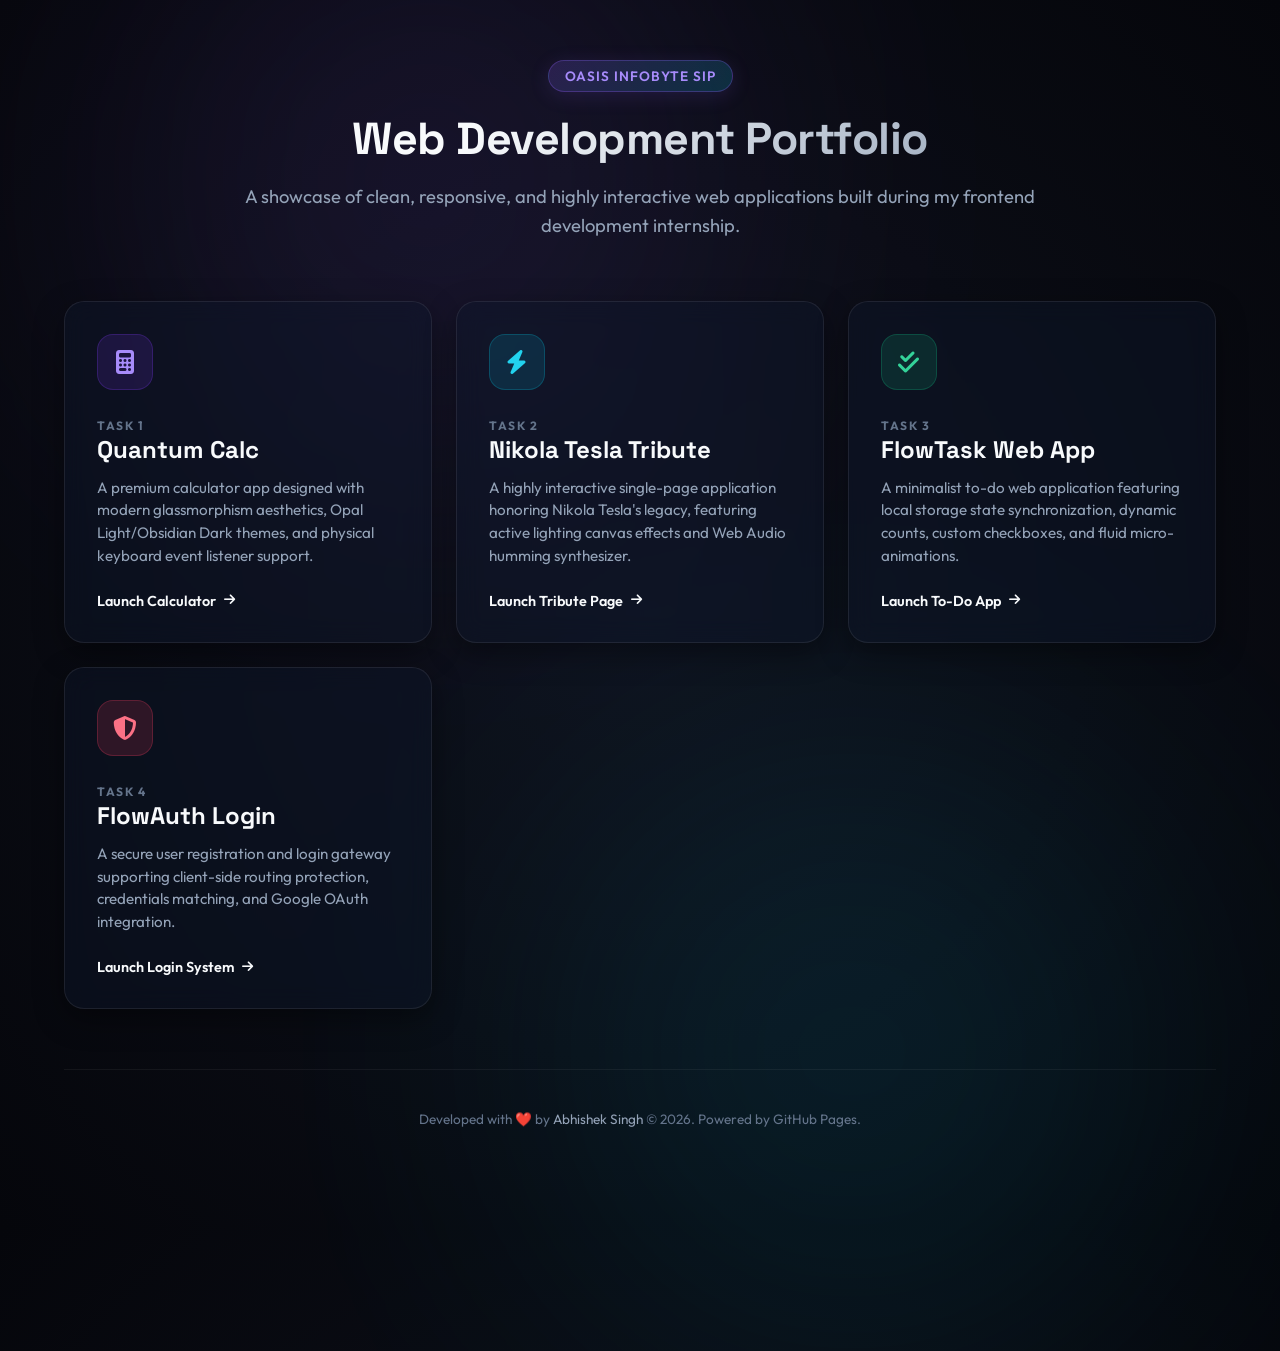
<file: index.html>
<!DOCTYPE html>
<html lang="en">
<head>
    <meta charset="UTF-8">
    <meta name="viewport" content="width=device-width, initial-scale=1.0">
    <meta name="description" content="Oasis Infobyte Summer Internship Program (SIP) - Web Development Portfolio by Abhishek Singh. Explore interactive projects including Login Authentication, To-Do List, Tribute Page, and Calculator.">
    <title>Oasis Infobyte Web Development Projects | Abhishek Singh</title>
    
    <!-- Premium Fonts -->
    <link rel="preconnect" href="https://fonts.googleapis.com">
    <link rel="preconnect" href="https://fonts.gstatic.com" crossorigin>
    <link href="https://fonts.googleapis.com/css2?family=Outfit:wght@300;400;500;600;700&family=Space+Grotesk:wght@500;700&display=swap" rel="stylesheet">
    
    <!-- FontAwesome for UI Icons -->
    <link rel="stylesheet" href="https://cdnjs.cloudflare.com/ajax/libs/font-awesome/6.4.0/css/all.min.css">
    
    <style>
        /* Design Tokens & Reset */
        :root {
            --font-sans: 'Outfit', -apple-system, BlinkMacSystemFont, "Segoe UI", Roboto, sans-serif;
            --font-display: 'Space Grotesk', sans-serif;
            --transition-speed: 0.4s;
            --transition-ease: cubic-bezier(0.16, 1, 0.3, 1);
            
            /* Dark Theme Colors */
            --bg-page: radial-gradient(circle at 50% 50%, #0f121d 0%, #05060b 100%);
            --glow-1: rgba(139, 92, 246, 0.15); /* Purple */
            --glow-2: rgba(6, 182, 212, 0.15);  /* Cyan */
            
            --bg-card: rgba(15, 23, 42, 0.45);
            --border-card: rgba(255, 255, 255, 0.08);
            --shadow-card: rgba(0, 0, 0, 0.4);
            
            --text-primary: #f8fafc;
            --text-secondary: #94a3b8;
            --text-muted: #64748b;
        }

        * {
            margin: 0;
            padding: 0;
            box-sizing: border-box;
        }

        body {
            font-family: var(--font-sans);
            background: var(--bg-page);
            color: var(--text-primary);
            min-height: 100vh;
            display: flex;
            flex-direction: column;
            align-items: center;
            overflow-x: hidden;
            position: relative;
        }

        /* Animated Background Glows */
        .bg-glow {
            position: absolute;
            width: 600px;
            height: 600px;
            border-radius: 50%;
            filter: blur(140px);
            z-index: 0;
            pointer-events: none;
            opacity: 0.8;
            animation: pulse 12s infinite alternate ease-in-out;
        }

        .bg-glow-1 {
            background: var(--glow-1);
            top: -10%;
            left: 10%;
        }

        .bg-glow-2 {
            background: var(--glow-2);
            bottom: -10%;
            right: 10%;
            animation-delay: -6s;
        }

        @keyframes pulse {
            0% { transform: scale(1) translate(0, 0); }
            100% { transform: scale(1.15) translate(30px, 30px); }
        }

        /* Container */
        .container {
            width: 100%;
            max-width: 1200px;
            padding: 60px 24px;
            z-index: 10;
            display: flex;
            flex-direction: column;
            align-items: center;
            flex-grow: 1;
        }

        /* Header section */
        header {
            text-align: center;
            margin-bottom: 60px;
            max-width: 800px;
        }

        .badge {
            background: linear-gradient(135deg, rgba(139, 92, 246, 0.2) 0%, rgba(6, 182, 212, 0.2) 100%);
            border: 1px solid rgba(139, 92, 246, 0.3);
            color: #a78bfa;
            padding: 6px 16px;
            border-radius: 100px;
            font-size: 0.85rem;
            font-weight: 600;
            letter-spacing: 1px;
            text-transform: uppercase;
            display: inline-block;
            margin-bottom: 20px;
            box-shadow: 0 4px 20px rgba(139, 92, 246, 0.15);
        }

        h1 {
            font-family: var(--font-display);
            font-size: 2.8rem;
            font-weight: 700;
            line-height: 1.2;
            margin-bottom: 16px;
            background: linear-gradient(135deg, #f8fafc 30%, #94a3b8 100%);
            -webkit-background-clip: text;
            -webkit-text-fill-color: transparent;
            letter-spacing: -0.5px;
        }

        header p {
            font-size: 1.15rem;
            color: var(--text-secondary);
            line-height: 1.6;
        }

        /* Grid Layout */
        .grid {
            display: grid;
            grid-template-columns: repeat(auto-fit, minmax(280px, 1fr));
            gap: 24px;
            width: 100%;
            margin-bottom: 60px;
        }

        /* Premium Card Design */
        .card {
            background: var(--bg-card);
            border: 1px solid var(--border-card);
            border-radius: 20px;
            padding: 32px;
            display: flex;
            flex-direction: column;
            justify-content: space-between;
            transition: all var(--transition-speed) var(--transition-ease);
            backdrop-filter: blur(12px);
            -webkit-backdrop-filter: blur(12px);
            box-shadow: 0 10px 30px var(--shadow-card);
            position: relative;
            overflow: hidden;
            text-decoration: none;
            color: inherit;
        }

        .card::before {
            content: '';
            position: absolute;
            top: 0;
            left: 0;
            width: 100%;
            height: 100%;
            background: linear-gradient(135deg, rgba(255, 255, 255, 0.05) 0%, rgba(255, 255, 255, 0) 50%);
            opacity: 0;
            transition: opacity var(--transition-speed) var(--transition-ease);
        }

        .card:hover {
            transform: translateY(-8px);
            border-color: rgba(139, 92, 246, 0.4);
            box-shadow: 0 20px 40px rgba(139, 92, 246, 0.15);
        }

        .card:hover::before {
            opacity: 1;
        }

        /* Card Icon */
        .card-icon {
            width: 56px;
            height: 56px;
            border-radius: 16px;
            display: flex;
            align-items: center;
            justify-content: center;
            font-size: 1.5rem;
            margin-bottom: 24px;
            transition: transform var(--transition-speed) var(--transition-ease);
        }

        .card:hover .card-icon {
            transform: scale(1.1) rotate(5deg);
        }

        /* Theme Specific Card Glows */
        .card-calc .card-icon {
            background: rgba(124, 58, 237, 0.15);
            color: #a78bfa;
            border: 1px solid rgba(124, 58, 237, 0.25);
        }

        .card-tribute .card-icon {
            background: rgba(6, 182, 212, 0.15);
            color: #22d3ee;
            border: 1px solid rgba(6, 182, 212, 0.25);
        }

        .card-todo .card-icon {
            background: rgba(16, 185, 129, 0.15);
            color: #34d399;
            border: 1px solid rgba(16, 185, 129, 0.25);
        }

        .card-auth .card-icon {
            background: rgba(244, 63, 94, 0.15);
            color: #fb7185;
            border: 1px solid rgba(244, 63, 94, 0.25);
        }

        /* Card Info */
        .card-task-no {
            font-size: 0.75rem;
            font-weight: 700;
            color: var(--text-muted);
            text-transform: uppercase;
            letter-spacing: 1.5px;
            margin-bottom: 8px;
        }

        .card h2 {
            font-family: var(--font-display);
            font-size: 1.5rem;
            font-weight: 700;
            margin-bottom: 12px;
            color: var(--text-primary);
        }

        .card p {
            font-size: 0.95rem;
            color: var(--text-secondary);
            line-height: 1.5;
            margin-bottom: 24px;
            flex-grow: 1;
        }

        /* Action Link */
        .card-link {
            display: flex;
            align-items: center;
            gap: 8px;
            font-size: 0.9rem;
            font-weight: 600;
            color: var(--text-primary);
            transition: gap var(--transition-speed) var(--transition-ease);
        }

        .card:hover .card-link {
            gap: 12px;
        }

        .card-calc:hover .card-link { color: #a78bfa; }
        .card-tribute:hover .card-link { color: #22d3ee; }
        .card-todo:hover .card-link { color: #34d399; }
        .card-auth:hover .card-link { color: #fb7185; }

        .card-link i {
            font-size: 0.8rem;
            transition: transform var(--transition-speed) var(--transition-ease);
        }

        .card:hover .card-link i {
            transform: translateX(2px);
        }

        /* Footer */
        footer {
            margin-top: auto;
            padding: 40px 24px;
            text-align: center;
            border-top: 1px solid rgba(255, 255, 255, 0.05);
            width: 100%;
            max-width: 1200px;
            z-index: 10;
        }

        footer p {
            font-size: 0.85rem;
            color: var(--text-muted);
        }

        footer a {
            color: var(--text-secondary);
            text-decoration: none;
            transition: color 0.3s;
        }

        footer a:hover {
            color: #a78bfa;
        }

        /* Responsive Tweaks */
        @media (max-width: 768px) {
            h1 { font-size: 2.2rem; }
            .container { padding: 40px 16px; }
            header { margin-bottom: 40px; }
        }
    </style>
</head>
<body>
    <!-- Background glow gradients -->
    <div class="bg-glow bg-glow-1"></div>
    <div class="bg-glow bg-glow-2"></div>
    
    <div class="container">
        <!-- Main Portfolio Header -->
        <header>
            <span class="badge">Oasis Infobyte SIP</span>
            <h1>Web Development Portfolio</h1>
            <p>A showcase of clean, responsive, and highly interactive web applications built during my frontend development internship.</p>
        </header>

        <!-- Project Cards Grid -->
        <main class="grid">
            <!-- Task 1: Calculator -->
            <a href="./Abhishek%20Singh_Level%202%20Task1/index.html" class="card card-calc">
                <div>
                    <div class="card-icon">
                        <i class="fa-solid fa-calculator"></i>
                    </div>
                    <span class="card-task-no">Task 1</span>
                    <h2>Quantum Calc</h2>
                    <p>A premium calculator app designed with modern glassmorphism aesthetics, Opal Light/Obsidian Dark themes, and physical keyboard event listener support.</p>
                </div>
                <div class="card-link">
                    <span>Launch Calculator</span>
                    <i class="fa-solid fa-arrow-right"></i>
                </div>
            </a>

            <!-- Task 2: Tribute Page -->
            <a href="./Abhishek%20Singh_Level%202%20Task2/index.html" class="card card-tribute">
                <div>
                    <div class="card-icon">
                        <i class="fa-solid fa-bolt"></i>
                    </div>
                    <span class="card-task-no">Task 2</span>
                    <h2>Nikola Tesla Tribute</h2>
                    <p>A highly interactive single-page application honoring Nikola Tesla's legacy, featuring active lighting canvas effects and Web Audio humming synthesizer.</p>
                </div>
                <div class="card-link">
                    <span>Launch Tribute Page</span>
                    <i class="fa-solid fa-arrow-right"></i>
                </div>
            </a>

            <!-- Task 3: ToDoList -->
            <a href="./Abhishek%20Singh_Level%202%20Task3/index.html" class="card card-todo">
                <div>
                    <div class="card-icon">
                        <i class="fa-solid fa-check-double"></i>
                    </div>
                    <span class="card-task-no">Task 3</span>
                    <h2>FlowTask Web App</h2>
                    <p>A minimalist to-do web application featuring local storage state synchronization, dynamic counts, custom checkboxes, and fluid micro-animations.</p>
                </div>
                <div class="card-link">
                    <span>Launch To-Do App</span>
                    <i class="fa-solid fa-arrow-right"></i>
                </div>
            </a>

            <!-- Task 4: LoginAuthSystem -->
            <a href="./Abhishek%20Singh_Level%202%20Task4/index.html" class="card card-auth">
                <div>
                    <div class="card-icon">
                        <i class="fa-solid fa-shield-halved"></i>
                    </div>
                    <span class="card-task-no">Task 4</span>
                    <h2>FlowAuth Login</h2>
                    <p>A secure user registration and login gateway supporting client-side routing protection, credentials matching, and Google OAuth integration.</p>
                </div>
                <div class="card-link">
                    <span>Launch Login System</span>
                    <i class="fa-solid fa-arrow-right"></i>
                </div>
            </a>
        </main>

        <!-- Footer -->
        <footer>
            <p>Developed with ❤️ by <a href="https://github.com/Abhishek299Singh" target="_blank" rel="noopener">Abhishek Singh</a> &copy; 2026. Powered by GitHub Pages.</p>
        </footer>
    </div>
</body>
</html>
</file>
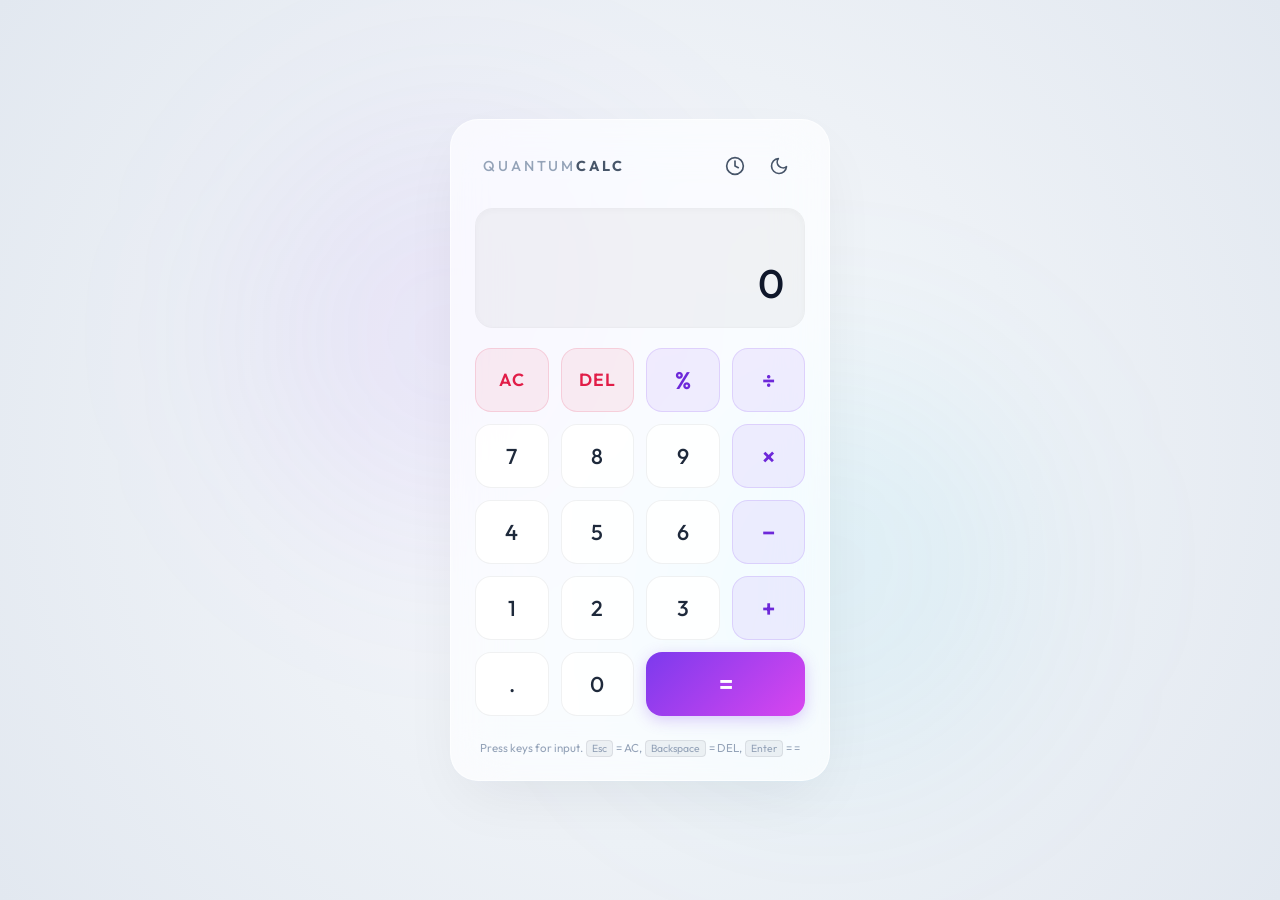
<file: Abhishek Singh_Level 2 Task1/index.html>
<!DOCTYPE html>
<html lang="en">
<head>
    <meta charset="UTF-8">
    <meta name="viewport" content="width=device-width, initial-scale=1.0">
    <meta name="description" content="Quantum Calc - A premium, modern, glassmorphic calculator application. Experience smooth animations, theme support, and calculation history.">
    <title>Quantum Calc - Premium Glassmorphic Calculator</title>
    
    <!-- Premium Fonts -->
    <link rel="preconnect" href="https://fonts.googleapis.com">
    <link rel="preconnect" href="https://fonts.gstatic.com" crossorigin>
    <link href="https://fonts.googleapis.com/css2?family=Outfit:wght@300;400;500;600;700&display=swap" rel="stylesheet">
    
    <!-- Stylesheet -->
    <link rel="stylesheet" href="style.css">
</head>
<body class="light-theme">
    <!-- Animated Background Gradients -->
    <div class="bg-glow bg-glow-1"></div>
    <div class="bg-glow bg-glow-2"></div>
    
    <main class="calculator-container" id="calculator-container">
        <!-- Main Calculator Column -->
        <div class="calc-main-panel">
            <!-- Header area with Title and Controls -->
            <header class="calc-header">
                <h1 class="calc-title">QUANTUM<span>CALC</span></h1>
                <div class="header-controls">
                    <!-- History Toggle Button -->
                    <button id="history-toggle" class="theme-btn" aria-label="Toggle history panel" title="View History">
                        <svg class="history-icon" xmlns="http://www.w3.org/2000/svg" viewBox="0 0 24 24" fill="none" stroke="currentColor" stroke-width="2" stroke-linecap="round" stroke-linejoin="round">
                            <circle cx="12" cy="12" r="10"></circle>
                            <polyline points="12 6 12 12 16 14"></polyline>
                        </svg>
                    </button>
                    <!-- Theme Toggle Button -->
                    <button id="theme-toggle" class="theme-btn" aria-label="Toggle light or dark theme" title="Toggle Theme">
                        <!-- Sun Icon -->
                        <svg class="sun-icon" xmlns="http://www.w3.org/2000/svg" viewBox="0 0 24 24" fill="none" stroke="currentColor" stroke-width="2" stroke-linecap="round" stroke-linejoin="round">
                            <circle cx="12" cy="12" r="5"></circle>
                            <line x1="12" y1="1" x2="12" y2="3"></line>
                            <line x1="12" y1="21" x2="12" y2="23"></line>
                            <line x1="4.22" y1="4.22" x2="5.64" y2="5.64"></line>
                            <line x1="18.36" y1="18.36" x2="19.78" y2="19.78"></line>
                            <line x1="1" y1="12" x2="3" y2="12"></line>
                            <line x1="21" y1="12" x2="23" y2="12"></line>
                            <line x1="4.22" y1="19.78" x2="5.64" y2="18.36"></line>
                            <line x1="18.36" y1="5.64" x2="19.78" y2="4.22"></line>
                        </svg>
                        <!-- Moon Icon -->
                        <svg class="moon-icon" xmlns="http://www.w3.org/2000/svg" viewBox="0 0 24 24" fill="none" stroke="currentColor" stroke-width="2" stroke-linecap="round" stroke-linejoin="round">
                            <path d="M21 12.79A9 9 0 1 1 11.21 3 7 7 0 0 0 21 12.79z"></path>
                        </svg>
                    </button>
                </div>
            </header>

            <!-- Calculator Display Screen -->
            <section class="calc-screen" aria-live="polite">
                <div id="prev-operand" class="prev-operand"></div>
                <div id="curr-operand" class="curr-operand" tabindex="0">0</div>
            </section>

            <!-- Calculator Buttons Grid -->
            <section class="calc-buttons-grid">
                <!-- Row 1: Actions -->
                <button id="btn-ac" class="btn btn-action" data-action="clear">AC</button>
                <button id="btn-del" class="btn btn-action" data-action="delete">DEL</button>
                <button id="btn-pct" class="btn btn-operator" data-operator="%">%</button>
                <button id="btn-div" class="btn btn-operator" data-operator="÷">÷</button>

                <!-- Row 2: Numbers and Multiplier -->
                <button id="btn-7" class="btn btn-number" data-number="7">7</button>
                <button id="btn-8" class="btn btn-number" data-number="8">8</button>
                <button id="btn-9" class="btn btn-number" data-number="9">9</button>
                <button id="btn-mul" class="btn btn-operator" data-operator="×">×</button>

                <!-- Row 3: Numbers and Subtract -->
                <button id="btn-4" class="btn btn-number" data-number="4">4</button>
                <button id="btn-5" class="btn btn-number" data-number="5">5</button>
                <button id="btn-6" class="btn btn-number" data-number="6">6</button>
                <button id="btn-sub" class="btn btn-operator" data-operator="−">−</button>

                <!-- Row 4: Numbers and Add -->
                <button id="btn-1" class="btn btn-number" data-number="1">1</button>
                <button id="btn-2" class="btn btn-number" data-number="2">2</button>
                <button id="btn-3" class="btn btn-number" data-number="3">3</button>
                <button id="btn-add" class="btn btn-operator" data-operator="+">+</button>

                <!-- Row 5: Decimals, Zero, and Equals -->
                <button id="btn-dot" class="btn btn-number" data-number=".">.</button>
                <button id="btn-0" class="btn btn-number" data-number="0">0</button>
                <button id="btn-eq" class="btn btn-equals" data-action="equals">=</button>
            </section>
            
            <!-- Interactive keyboard layout hint footer -->
            <footer class="keyboard-hint">
                <span>Press keys for input. <kbd>Esc</kbd> = AC, <kbd>Backspace</kbd> = DEL, <kbd>Enter</kbd> = =</span>
            </footer>
        </div>

        <!-- History Sidebar/Drawer Panel -->
        <section class="calc-history-panel" id="history-panel" aria-label="Calculation History">
            <div class="history-header">
                <h2 class="history-title">History</h2>
                <div style="display: flex; gap: 8px; align-items: center;">
                    <button id="clear-history" class="clear-history-btn" aria-label="Clear all calculation history" title="Clear History">Clear</button>
                    <button id="close-history" class="clear-history-btn" aria-label="Close history" title="Close History">✕</button>
                </div>
            </div>
            <div class="history-list" id="history-list">
                <!-- Dynamically populated calculation items -->
                <div class="no-history-msg">No recent calculations</div>
            </div>
        </section>
    </main>

    <!-- Script File -->
    <script src="script.js"></script>
</body>
</html>
</file>
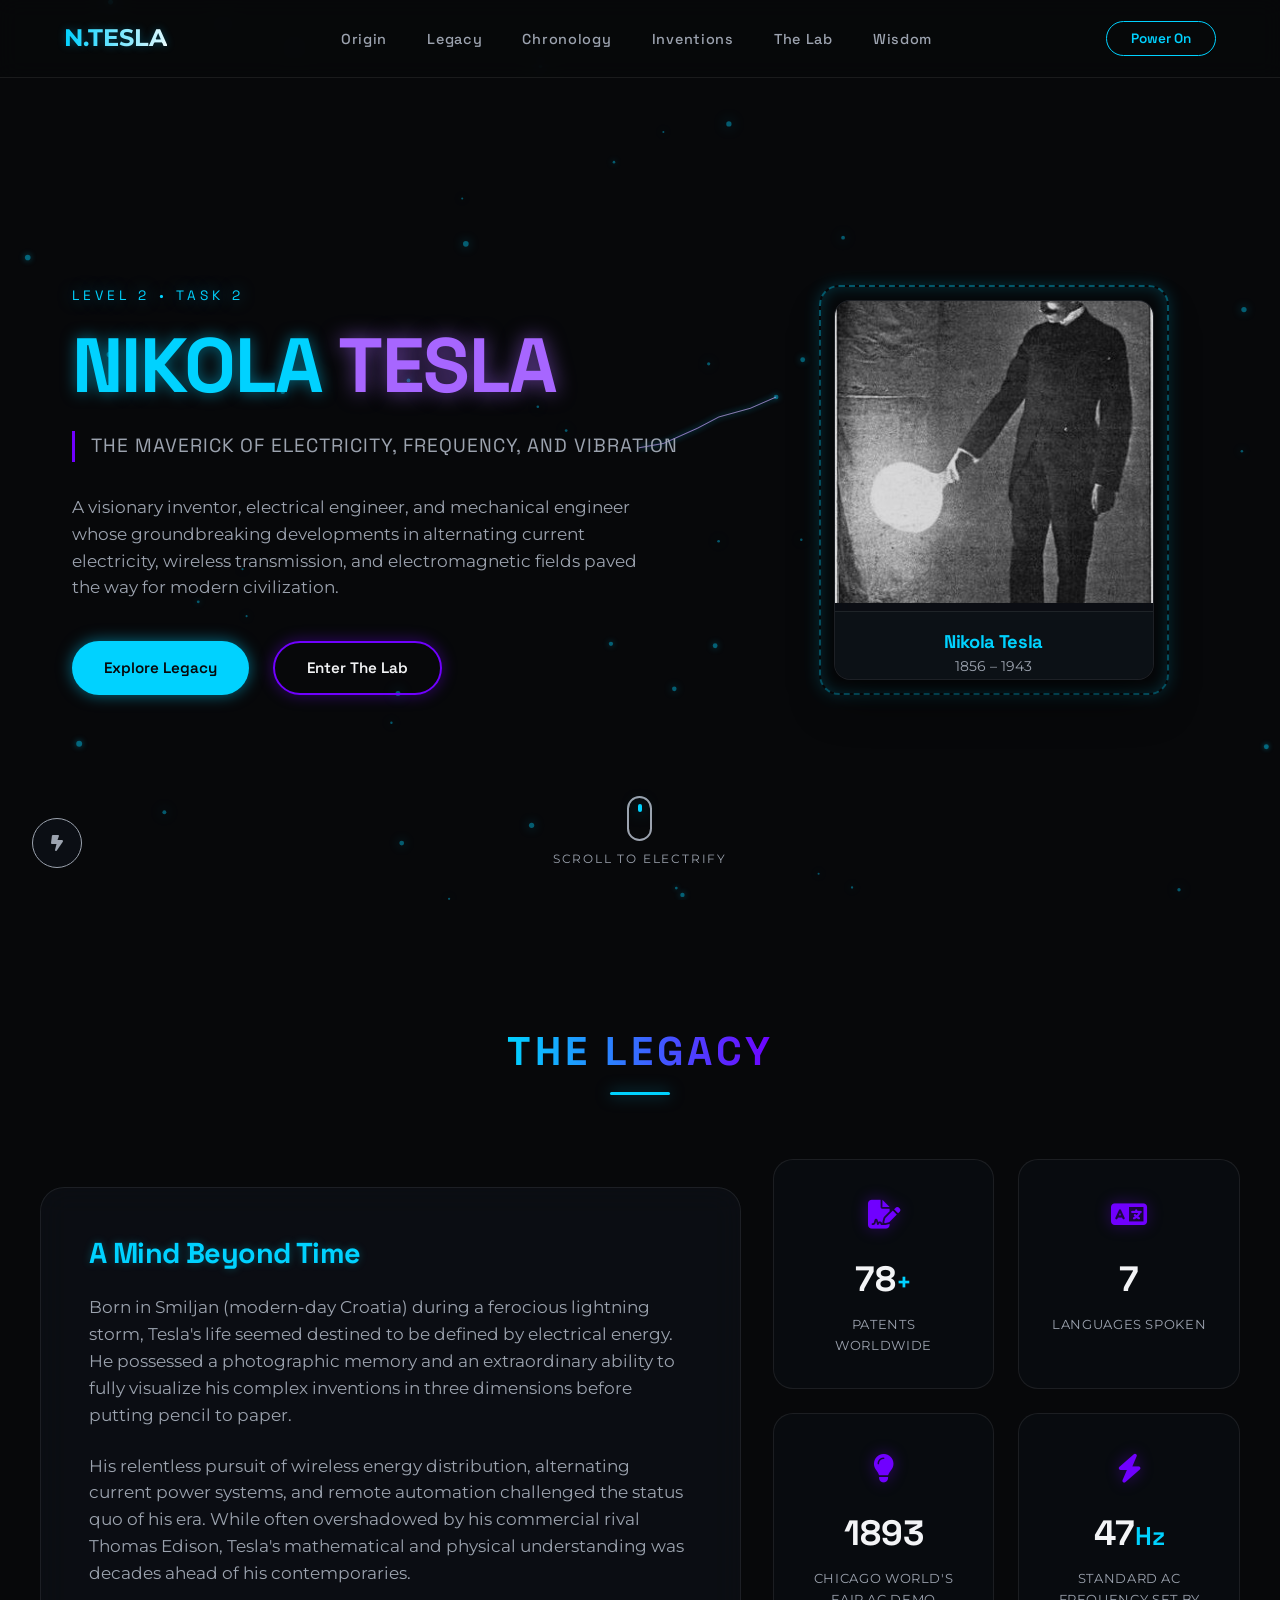
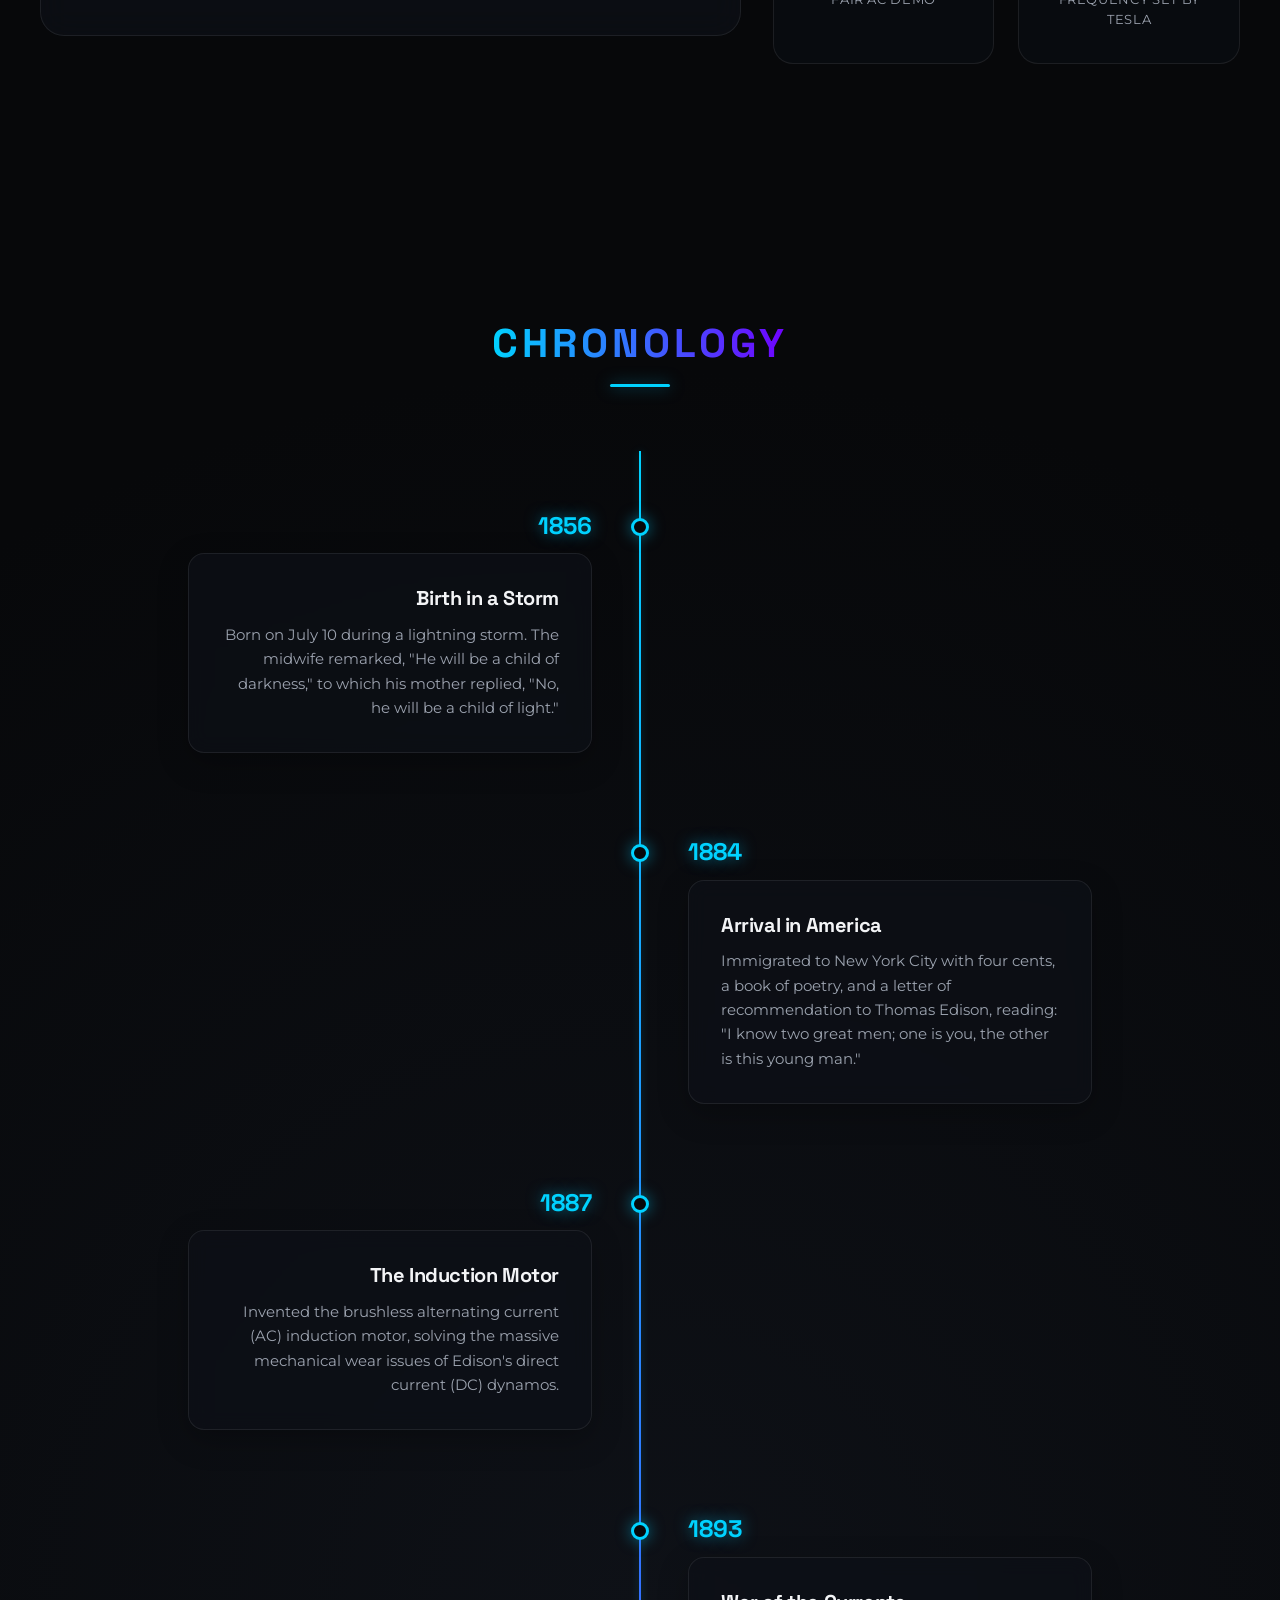
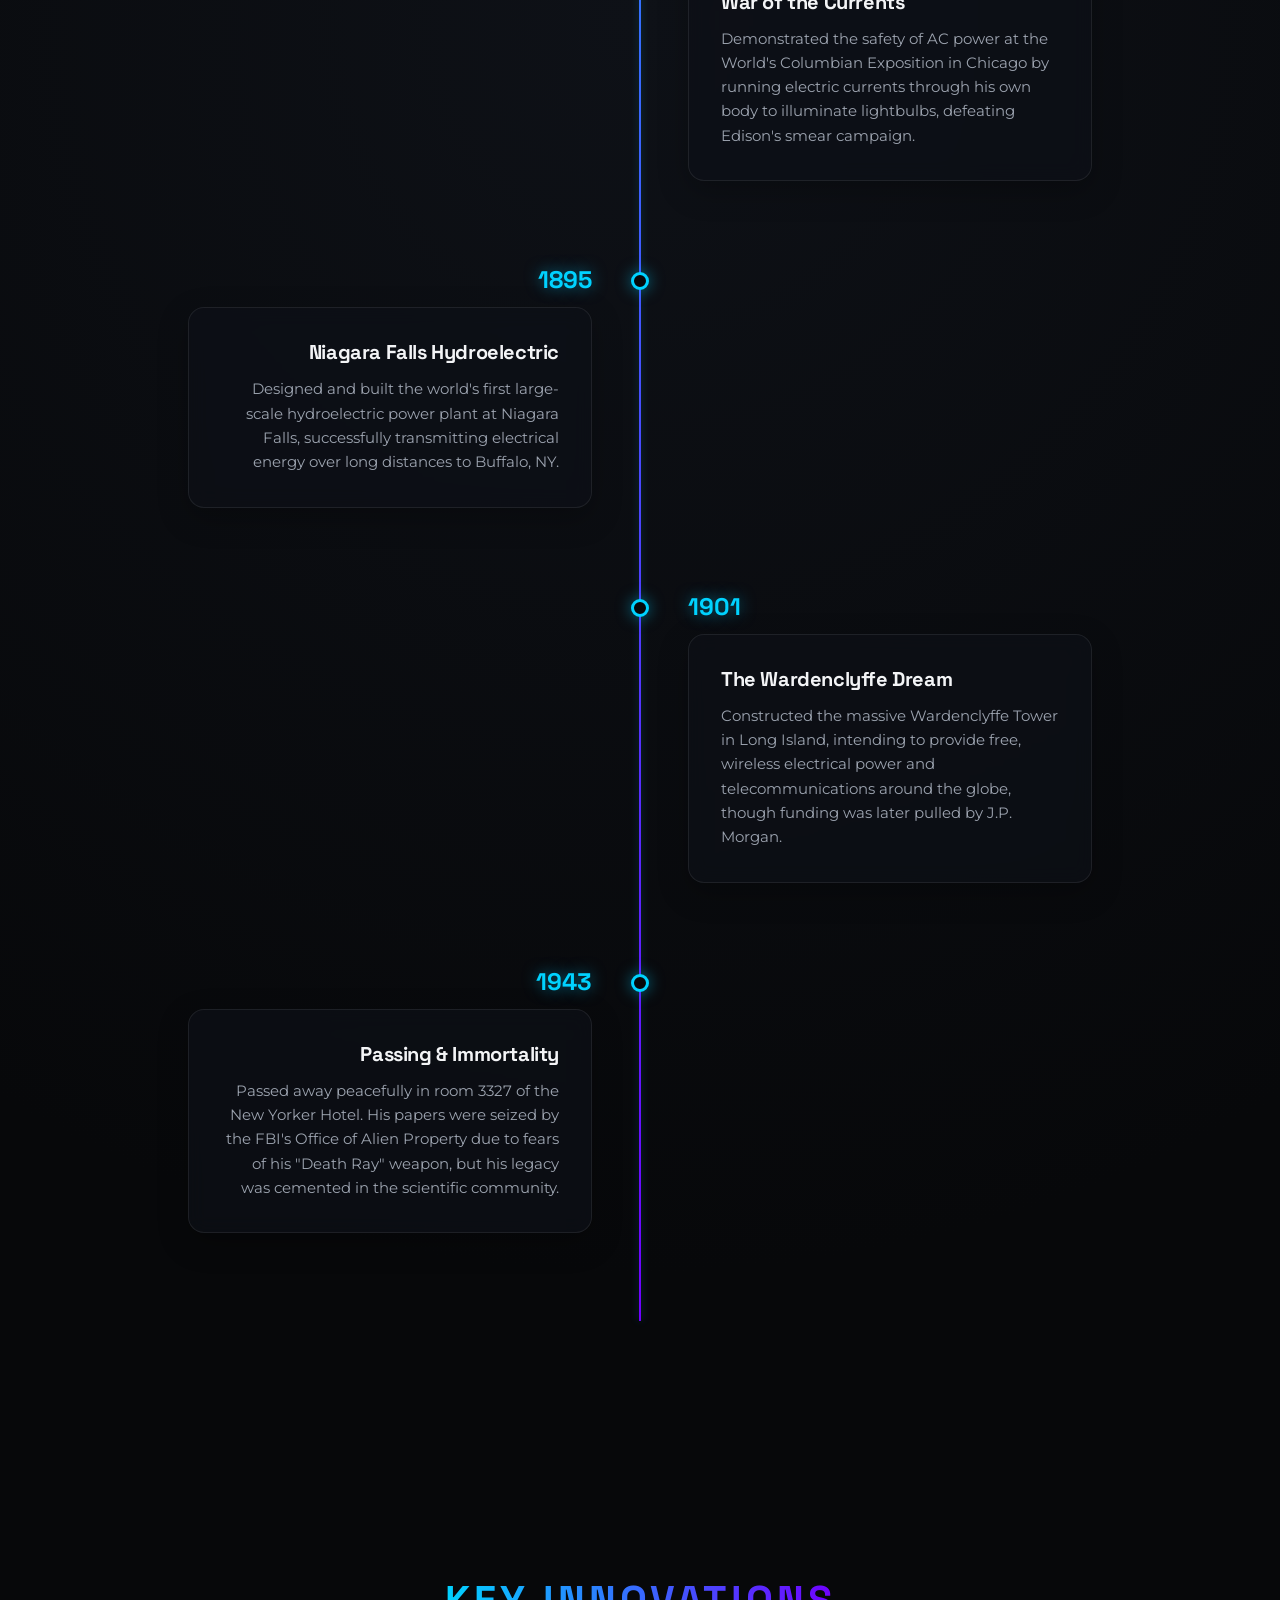
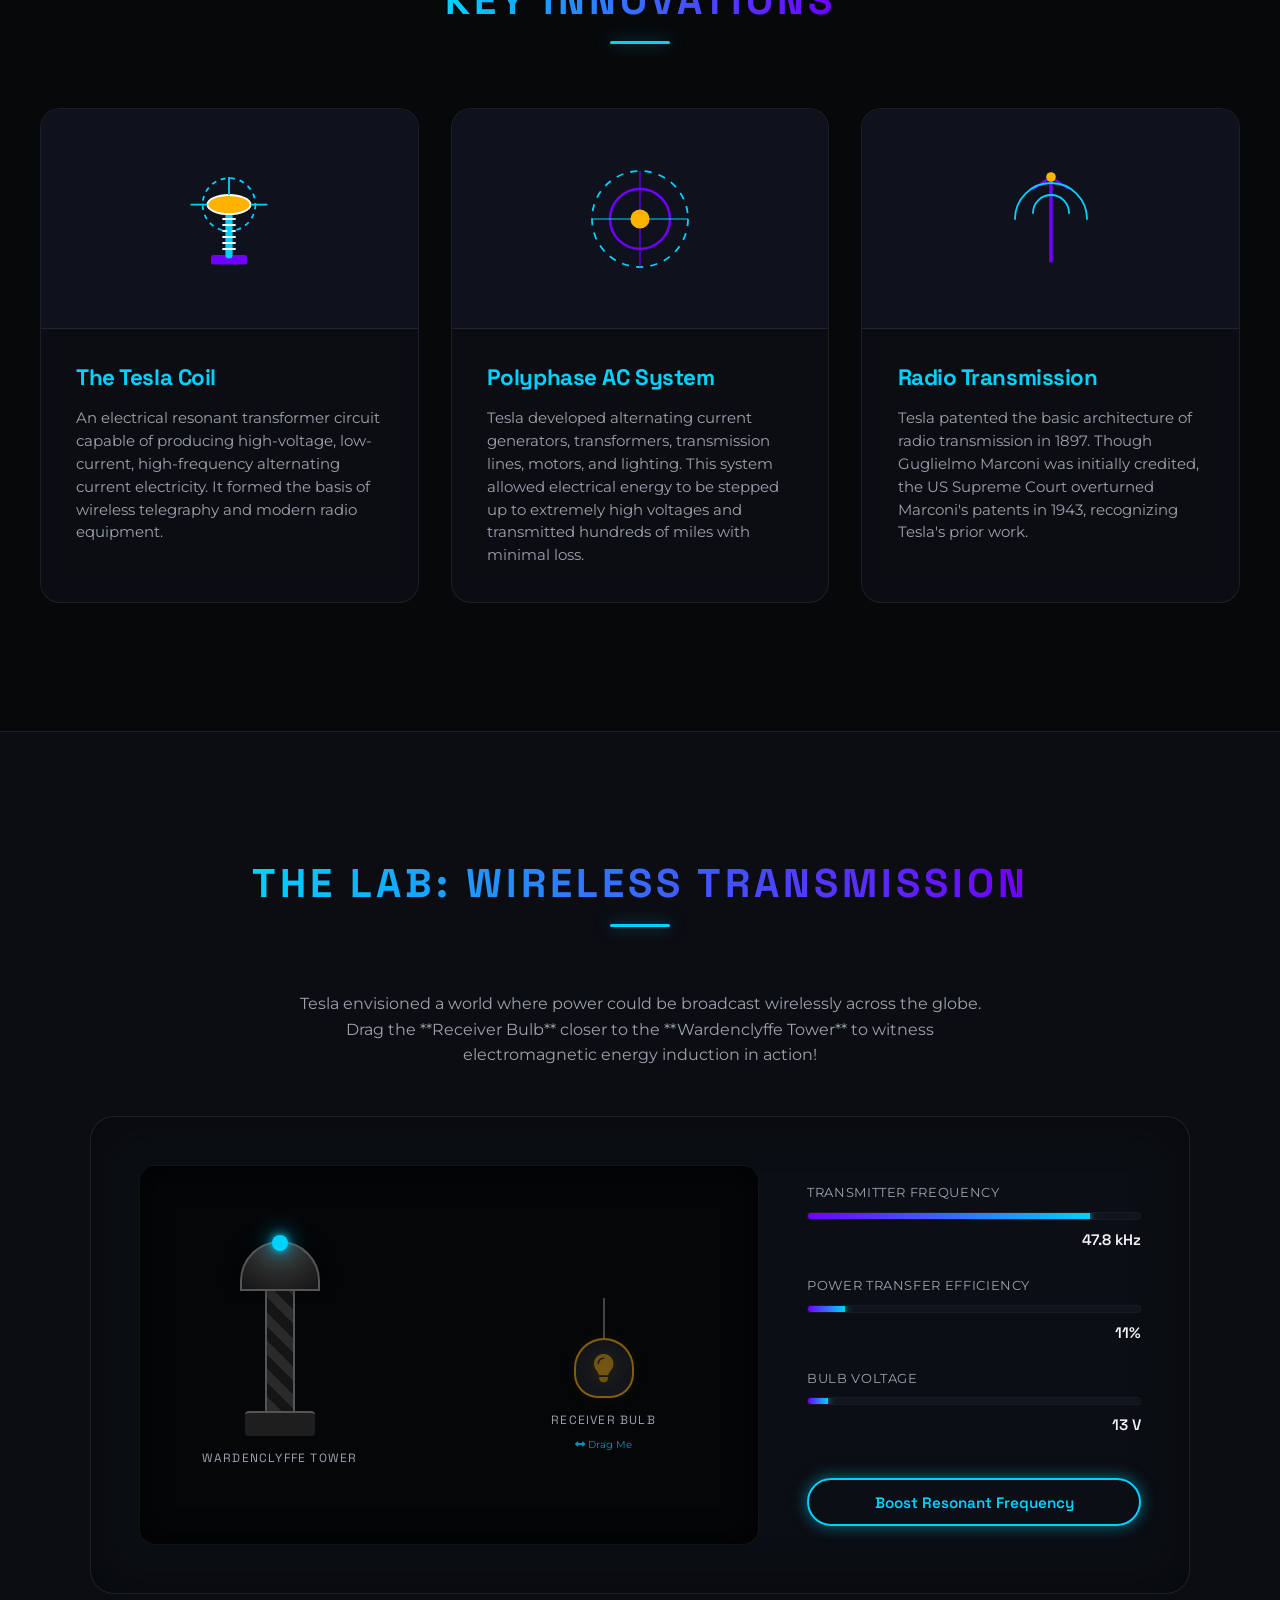
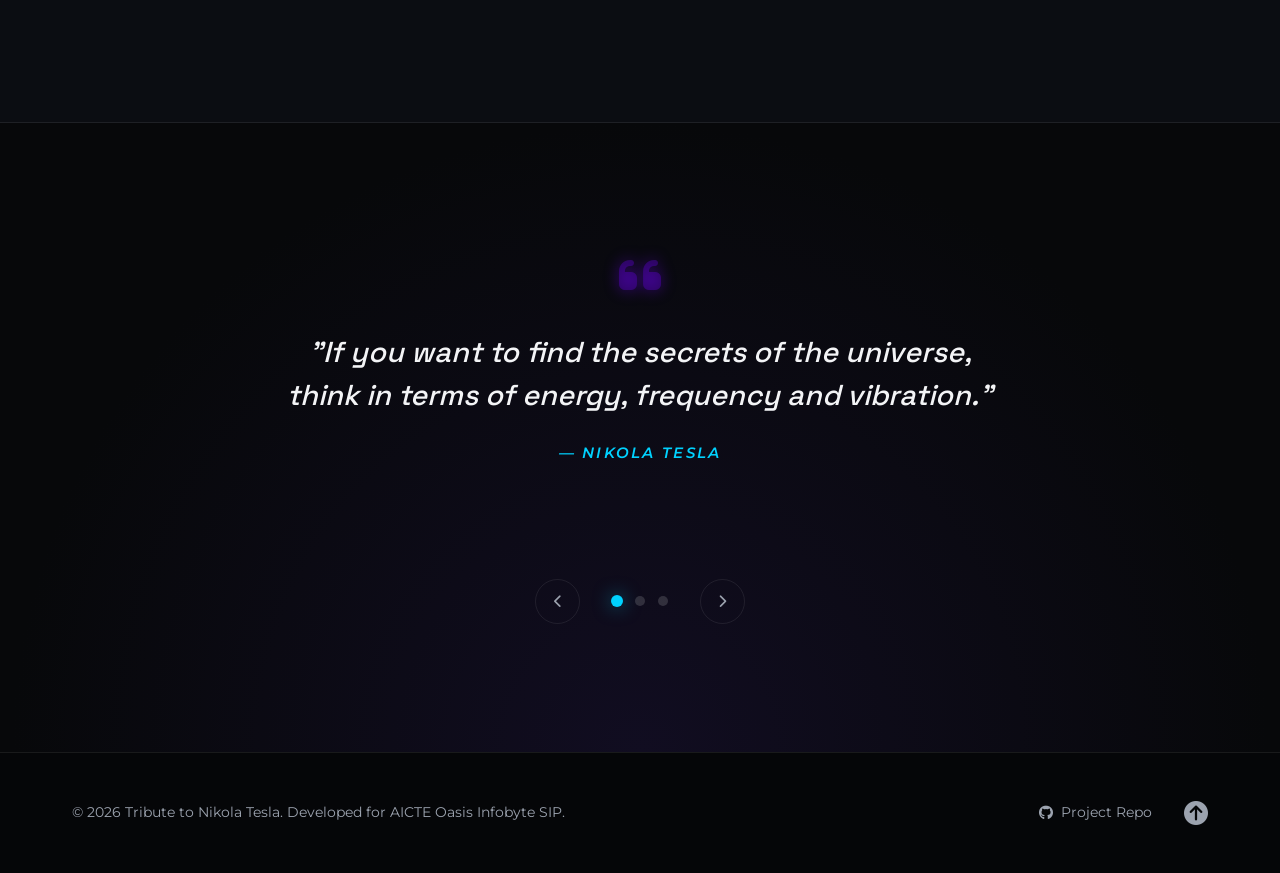
<file: Abhishek Singh_Level 2 Task2/index.html>
<!DOCTYPE html>
<html lang="en">
<head>
    <meta charset="UTF-8">
    <meta name="viewport" content="width=device-width, initial-scale=1.0">
    <meta name="description" content="A premium, highly interactive tribute page dedicated to Nikola Tesla, the maverick inventor who electrified the world.">
    <title>Nikola Tesla | The Maverick of Electricity</title>
    <!-- Google Fonts -->
    <link rel="preconnect" href="https://fonts.googleapis.com">
    <link rel="preconnect" href="https://fonts.gstatic.com" crossorigin>
    <link href="https://fonts.googleapis.com/css2?family=Montserrat:wght@300;400;500;600&family=Space+Grotesk:wght@400;500;600;700&display=swap" rel="stylesheet">
    <!-- FontAwesome for Icons -->
    <link rel="stylesheet" href="https://cdnjs.cloudflare.com/ajax/libs/font-awesome/6.4.0/css/all.min.css">
    <!-- Custom CSS -->
    <link rel="stylesheet" href="styles.css">
</head>
<body>
    <!-- Ambient Sound Toggle -->
    <div class="audio-toggle" id="audioToggle" title="Toggle Electric Hum Sound">
        <i class="fa-solid fa-bolt-lightning"></i>
    </div>

    <!-- Navigation Header -->
    <header class="navbar">
        <div class="logo">
            <span class="electric-text">N.TESLA</span>
        </div>
        <nav>
            <ul class="nav-links">
                <li><a href="#hero">Origin</a></li>
                <li><a href="#biography">Legacy</a></li>
                <li><a href="#timeline">Chronology</a></li>
                <li><a href="#innovations">Inventions</a></li>
                <li><a href="#lab">The Lab</a></li>
                <li><a href="#quotes">Wisdom</a></li>
            </ul>
        </nav>
        <button class="cta-btn" id="exploreBtn">Power On</button>
    </header>

    <!-- Hero Section -->
    <section id="hero" class="hero-section">
        <!-- Interactive Lightning Canvas Background -->
        <canvas id="lightningCanvas"></canvas>
        
        <div class="hero-container">
            <div class="hero-content">
                <span class="subtitle">LEVEL 2 • TASK 2</span>
                <h1 class="hero-title"><span class="glow-cyan">NIKOLA</span> <span class="glow-purple">TESLA</span></h1>
                <p class="tagline">The Maverick of Electricity, Frequency, and Vibration</p>
                <p class="summary-paragraph">
                    A visionary inventor, electrical engineer, and mechanical engineer whose groundbreaking developments in alternating current electricity, wireless transmission, and electromagnetic fields paved the way for modern civilization.
                </p>
                <div class="hero-actions">
                    <a href="#biography" class="primary-btn">Explore Legacy</a>
                    <a href="#lab" class="secondary-btn">Enter The Lab</a>
                </div>
            </div>
            
            <div class="hero-visual">
                <div class="frame-container">
                    <div class="electric-ring"></div>
                    <div class="profile-card">
                        <img src="assets/tesla_hero.jpg" alt="Nikola Tesla glowing portrait" class="profile-img">
                        <div class="profile-caption">
                            <h3>Nikola Tesla</h3>
                            <p>1856 – 1943</p>
                        </div>
                    </div>
                </div>
            </div>
        </div>

        <div class="scroll-indicator">
            <div class="mouse">
                <div class="wheel"></div>
            </div>
            <span>Scroll to Electrify</span>
        </div>
    </section>

    <!-- Biography & Quick Stats Section -->
    <section id="biography" class="bio-section container">
        <div class="section-header">
            <h2 class="section-title">The Legacy</h2>
            <div class="title-underline"></div>
        </div>

        <div class="grid bio-grid">
            <div class="bio-card main-text">
                <h3 class="glow-cyan-text">A Mind Beyond Time</h3>
                <p>Born in Smiljan (modern-day Croatia) during a ferocious lightning storm, Tesla's life seemed destined to be defined by electrical energy. He possessed a photographic memory and an extraordinary ability to fully visualize his complex inventions in three dimensions before putting pencil to paper.</p>
                <p>His relentless pursuit of wireless energy distribution, alternating current power systems, and remote automation challenged the status quo of his era. While often overshadowed by his commercial rival Thomas Edison, Tesla's mathematical and physical understanding was decades ahead of his contemporaries.</p>
            </div>
            
            <div class="bio-stats">
                <div class="stat-card" data-target="300">
                    <div class="stat-icon"><i class="fa-solid fa-file-signature"></i></div>
                    <span class="stat-num">0</span><span class="stat-suffix">+</span>
                    <p class="stat-label">Patents Worldwide</p>
                </div>
                <div class="stat-card" data-target="8">
                    <div class="stat-icon"><i class="fa-solid fa-language"></i></div>
                    <span class="stat-num">0</span>
                    <p class="stat-label">Languages Spoken</p>
                </div>
                <div class="stat-card" data-target="1893">
                    <div class="stat-icon"><i class="fa-solid fa-lightbulb"></i></div>
                    <span class="stat-num">0</span>
                    <p class="stat-label">Chicago World's Fair AC Demo</p>
                </div>
                <div class="stat-card" data-target="60">
                    <div class="stat-icon"><i class="fa-solid fa-bolt"></i></div>
                    <span class="stat-num">0</span><span class="stat-suffix">Hz</span>
                    <p class="stat-label">Standard AC Frequency Set by Tesla</p>
                </div>
            </div>
        </div>
    </section>

    <!-- Chronology Timeline Section -->
    <section id="timeline" class="timeline-section">
        <div class="container">
            <div class="section-header">
                <h2 class="section-title">Chronology</h2>
                <div class="title-underline"></div>
            </div>

            <div class="timeline-container">
                <div class="timeline-line"></div>
                
                <!-- Timeline Items -->
                <div class="timeline-item left reveal-on-scroll">
                    <div class="timeline-dot"></div>
                    <div class="timeline-date">1856</div>
                    <div class="timeline-content">
                        <h3>Birth in a Storm</h3>
                        <p>Born on July 10 during a lightning storm. The midwife remarked, "He will be a child of darkness," to which his mother replied, "No, he will be a child of light."</p>
                    </div>
                </div>

                <div class="timeline-item right reveal-on-scroll">
                    <div class="timeline-dot"></div>
                    <div class="timeline-date">1884</div>
                    <div class="timeline-content">
                        <h3>Arrival in America</h3>
                        <p>Immigrated to New York City with four cents, a book of poetry, and a letter of recommendation to Thomas Edison, reading: "I know two great men; one is you, the other is this young man."</p>
                    </div>
                </div>

                <div class="timeline-item left reveal-on-scroll">
                    <div class="timeline-dot"></div>
                    <div class="timeline-date">1887</div>
                    <div class="timeline-content">
                        <h3>The Induction Motor</h3>
                        <p>Invented the brushless alternating current (AC) induction motor, solving the massive mechanical wear issues of Edison's direct current (DC) dynamos.</p>
                    </div>
                </div>

                <div class="timeline-item right reveal-on-scroll">
                    <div class="timeline-dot"></div>
                    <div class="timeline-date">1893</div>
                    <div class="timeline-content">
                        <h3>War of the Currents</h3>
                        <p>Demonstrated the safety of AC power at the World's Columbian Exposition in Chicago by running electric currents through his own body to illuminate lightbulbs, defeating Edison's smear campaign.</p>
                    </div>
                </div>

                <div class="timeline-item left reveal-on-scroll">
                    <div class="timeline-dot"></div>
                    <div class="timeline-date">1895</div>
                    <div class="timeline-content">
                        <h3>Niagara Falls Hydroelectric</h3>
                        <p>Designed and built the world's first large-scale hydroelectric power plant at Niagara Falls, successfully transmitting electrical energy over long distances to Buffalo, NY.</p>
                    </div>
                </div>

                <div class="timeline-item right reveal-on-scroll">
                    <div class="timeline-dot"></div>
                    <div class="timeline-date">1901</div>
                    <div class="timeline-content">
                        <h3>The Wardenclyffe Dream</h3>
                        <p>Constructed the massive Wardenclyffe Tower in Long Island, intending to provide free, wireless electrical power and telecommunications around the globe, though funding was later pulled by J.P. Morgan.</p>
                    </div>
                </div>

                <div class="timeline-item left reveal-on-scroll">
                    <div class="timeline-dot"></div>
                    <div class="timeline-date">1943</div>
                    <div class="timeline-content">
                        <h3>Passing & Immortality</h3>
                        <p>Passed away peacefully in room 3327 of the New Yorker Hotel. His papers were seized by the FBI's Office of Alien Property due to fears of his "Death Ray" weapon, but his legacy was cemented in the scientific community.</p>
                    </div>
                </div>
            </div>
        </div>
    </section>

    <!-- Key Innovations Section -->
    <section id="innovations" class="innovations-section container">
        <div class="section-header">
            <h2 class="section-title">Key Innovations</h2>
            <div class="title-underline"></div>
        </div>

        <div class="grid innovation-grid">
            <div class="innovation-card">
                <div class="card-img-container">
                    <div class="svg-visual">
                        <svg viewBox="0 0 100 100" class="svg-icon">
                            <!-- Base of coil -->
                            <rect x="35" y="80" width="30" height="8" rx="2" fill="#7000ff"/>
                            <!-- Primary Winding (Vertical coil lines) -->
                            <line x1="50" y1="80" x2="50" y2="40" stroke="#00d2ff" stroke-width="6" stroke-linecap="round"/>
                            <!-- Coil rings decoration -->
                            <line x1="45" y1="75" x2="55" y2="75" stroke="#ffffff" stroke-width="1.5" stroke-linecap="round"/>
                            <line x1="45" y1="70" x2="55" y2="70" stroke="#ffffff" stroke-width="1.5" stroke-linecap="round"/>
                            <line x1="45" y1="65" x2="55" y2="65" stroke="#ffffff" stroke-width="1.5" stroke-linecap="round"/>
                            <line x1="45" y1="60" x2="55" y2="60" stroke="#ffffff" stroke-width="1.5" stroke-linecap="round"/>
                            <line x1="45" y1="55" x2="55" y2="55" stroke="#ffffff" stroke-width="1.5" stroke-linecap="round"/>
                            <line x1="45" y1="50" x2="55" y2="50" stroke="#ffffff" stroke-width="1.5" stroke-linecap="round"/>
                            <line x1="45" y1="45" x2="55" y2="45" stroke="#ffffff" stroke-width="1.5" stroke-linecap="round"/>
                            <!-- Toroid Dome at top -->
                            <ellipse cx="50" cy="38" rx="18" ry="8" fill="#ffb300" stroke="#ffffff" stroke-width="1.5"/>
                            <!-- Glowing ring around top -->
                            <circle cx="50" cy="38" r="22" stroke="#00d2ff" stroke-width="1.5" stroke-dasharray="4, 4" fill="none" class="spinning"/>
                            <!-- Electric discharges / Sparks radiating outward -->
                            <path d="M 50,30 L 50,15" stroke="#00d2ff" stroke-width="1.5" class="pulse-wave wave-1"/>
                            <path d="M 32,38 L 18,38" stroke="#00d2ff" stroke-width="1.5" class="pulse-wave wave-1"/>
                            <path d="M 68,38 L 82,38" stroke="#00d2ff" stroke-width="1.5" class="pulse-wave wave-1"/>
                        </svg>
                    </div>
                </div>
                <div class="card-body">
                    <h3>The Tesla Coil</h3>
                    <p>An electrical resonant transformer circuit capable of producing high-voltage, low-current, high-frequency alternating current electricity. It formed the basis of wireless telegraphy and modern radio equipment.</p>
                </div>
            </div>

            <div class="innovation-card">
                <div class="card-img-container">
                    <div class="svg-visual">
                        <svg viewBox="0 0 100 100" class="svg-icon">
                            <circle cx="50" cy="50" r="40" stroke="#00d2ff" stroke-width="1.5" fill="none" stroke-dasharray="6, 6" class="spinning"/>
                            <circle cx="50" cy="50" r="25" stroke="#7000ff" stroke-width="2" fill="none" class="reverse-spinning"/>
                            <line x1="10" y1="50" x2="90" y2="50" stroke="#00d2ff" stroke-width="1"/>
                            <line x1="50" y1="10" x2="50" y2="90" stroke="#7000ff" stroke-width="1"/>
                            <circle cx="50" cy="50" r="8" fill="#ffb300"/>
                        </svg>
                    </div>
                </div>
                <div class="card-body">
                    <h3>Polyphase AC System</h3>
                    <p>Tesla developed alternating current generators, transformers, transmission lines, motors, and lighting. This system allowed electrical energy to be stepped up to extremely high voltages and transmitted hundreds of miles with minimal loss.</p>
                </div>
            </div>

            <div class="innovation-card">
                <div class="card-img-container">
                    <div class="svg-visual">
                        <svg viewBox="0 0 100 100" class="svg-icon">
                            <path d="M 50,85 L 50,15" stroke="#7000ff" stroke-width="3" stroke-linecap="round"/>
                            <path d="M 50,15 L 35,25 M 50,15 L 65,25" stroke="#7000ff" stroke-width="2"/>
                            <!-- Radio Waves -->
                            <path d="M 50,30 A 15,15 0 0,1 65,45" stroke="#00d2ff" stroke-width="1.5" fill="none" stroke-linecap="round" class="pulse-wave wave-1"/>
                            <path d="M 35,45 A 15,15 0 0,1 50,30" stroke="#00d2ff" stroke-width="1.5" fill="none" stroke-linecap="round" class="pulse-wave wave-1"/>
                            <path d="M 50,20 A 30,30 0 0,1 80,50" stroke="#00d2ff" stroke-width="1.5" fill="none" stroke-linecap="round" class="pulse-wave wave-2"/>
                            <path d="M 20,50 A 30,30 0 0,1 50,20" stroke="#00d2ff" stroke-width="1.5" fill="none" stroke-linecap="round" class="pulse-wave wave-2"/>
                            <circle cx="50" cy="15" r="4" fill="#ffb300"/>
                        </svg>
                    </div>
                </div>
                <div class="card-body">
                    <h3>Radio Transmission</h3>
                    <p>Tesla patented the basic architecture of radio transmission in 1897. Though Guglielmo Marconi was initially credited, the US Supreme Court overturned Marconi's patents in 1943, recognizing Tesla's prior work.</p>
                </div>
            </div>
        </div>
    </section>

    <!-- The Lab (Interactive Experiment) -->
    <section id="lab" class="lab-section">
        <div class="container">
            <div class="section-header">
                <h2 class="section-title">The Lab: Wireless Transmission</h2>
                <div class="title-underline"></div>
            </div>
            
            <div class="lab-intro text-center">
                <p>Tesla envisioned a world where power could be broadcast wirelessly across the globe. Drag the **Receiver Bulb** closer to the **Wardenclyffe Tower** to witness electromagnetic energy induction in action!</p>
            </div>

            <div class="interactive-lab-container">
                <div class="lab-playground" id="labPlayground">
                    <!-- Wardenclyffe Tower (Static) -->
                    <div class="lab-node tower-node" id="towerNode">
                        <div class="tower-dome">
                            <div class="tower-glow"></div>
                        </div>
                        <div class="tower-trunk"></div>
                        <div class="tower-base"></div>
                        <span class="node-label">Wardenclyffe Tower</span>
                    </div>

                    <!-- Spark Canvas Overlay -->
                    <canvas id="labSparkCanvas"></canvas>

                    <!-- Draggable Receiver Bulb -->
                    <div class="lab-node bulb-node" id="bulbNode">
                        <div class="bulb-wire"></div>
                        <div class="bulb-glass">
                            <div class="bulb-glow"></div>
                            <i class="fa-solid fa-lightbulb"></i>
                        </div>
                        <span class="node-label">Receiver Bulb</span>
                        <div class="drag-hint"><i class="fa-solid fa-left-right"></i> Drag Me</div>
                    </div>
                </div>

                <div class="lab-dashboard">
                    <div class="stat-gauge">
                        <span class="gauge-label">Transmitter Frequency</span>
                        <div class="gauge-bar"><div class="gauge-fill" style="width: 85%;"></div></div>
                        <span class="gauge-val">47.8 kHz</span>
                    </div>
                    <div class="stat-gauge">
                        <span class="gauge-label">Power Transfer Efficiency</span>
                        <div class="gauge-bar"><div class="gauge-fill" id="efficiencyFill" style="width: 0%;"></div></div>
                        <span class="gauge-val" id="efficiencyVal">0%</span>
                    </div>
                    <div class="stat-gauge">
                        <span class="gauge-label">Bulb Voltage</span>
                        <div class="gauge-bar"><div class="gauge-fill" id="voltageFill" style="width: 0%;"></div></div>
                        <span class="gauge-val" id="voltageVal">0 V</span>
                    </div>
                    <div class="control-panel text-center">
                        <button class="lab-action-btn pulse" id="energizeBtn">Boost Resonant Frequency</button>
                    </div>
                </div>
            </div>
        </div>
    </section>

    <!-- Quotes Section -->
    <section id="quotes" class="quotes-section">
        <div class="container quote-container">
            <i class="fa-solid fa-quote-left quote-icon"></i>
            
            <div class="quotes-slider">
                <!-- Quote 1 -->
                <div class="quote-slide active">
                    <blockquote class="quote-text">
                        "If you want to find the secrets of the universe, think in terms of energy, frequency and vibration."
                    </blockquote>
                    <cite class="quote-author">— Nikola Tesla</cite>
                </div>
                
                <!-- Quote 2 -->
                <div class="quote-slide">
                    <blockquote class="quote-text">
                        "The present is theirs; the future, for which I really worked, is mine."
                    </blockquote>
                    <cite class="quote-author">— Nikola Tesla</cite>
                </div>
                
                <!-- Quote 3 -->
                <div class="quote-slide">
                    <blockquote class="quote-text">
                        "The scientific man does not aim at an immediate result. He does not expect that his advanced ideas will be readily taken up. His duty is to lay the foundation for those who are to come, and point the way."
                    </blockquote>
                    <cite class="quote-author">— Nikola Tesla</cite>
                </div>
            </div>

            <!-- Quote Controls -->
            <div class="quote-controls">
                <button class="control-arrow" id="prevQuote"><i class="fa-solid fa-chevron-left"></i></button>
                <div class="slide-dots">
                    <span class="dot active" data-index="0"></span>
                    <span class="dot" data-index="1"></span>
                    <span class="dot" data-index="2"></span>
                </div>
                <button class="control-arrow" id="nextQuote"><i class="fa-solid fa-chevron-right"></i></button>
            </div>
        </div>
    </section>

    <!-- Footer -->
    <footer class="footer">
        <div class="container footer-content">
            <p class="copyright">&copy; 2026 Tribute to Nikola Tesla. Developed for AICTE Oasis Infobyte SIP.</p>
            <div class="social-links">
                <a href="https://github.com/Abhishek299Singh/OIBSIP" target="_blank" title="Project Repository"><i class="fa-brands fa-github"></i> Project Repo</a>
                <a href="#hero" class="scroll-top" title="Return to Top"><i class="fa-solid fa-circle-arrow-up"></i></a>
            </div>
        </div>
    </footer>

    <!-- Interactive JS -->
    <script src="app.js"></script>
</body>
</html>
</file>
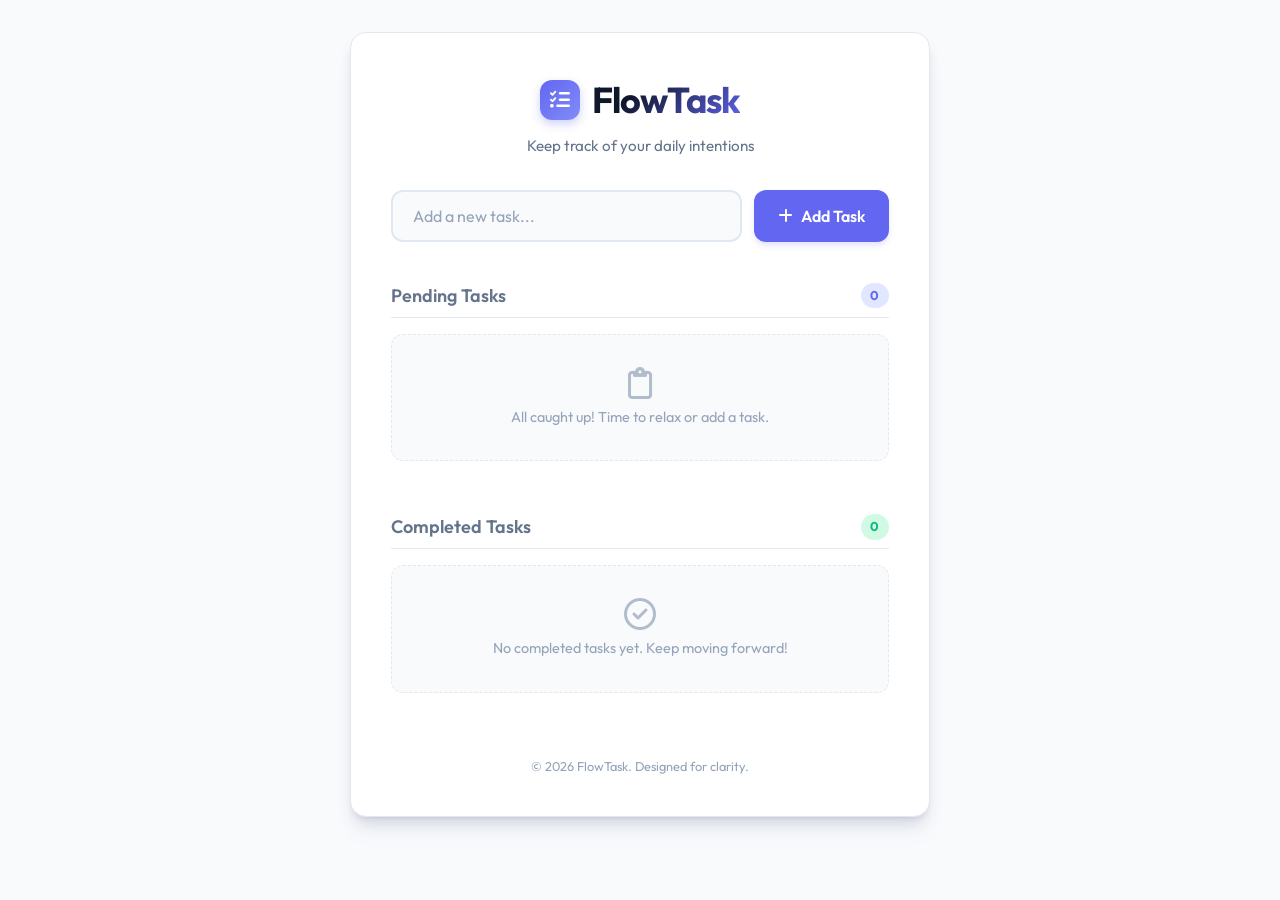
<file: Abhishek Singh_Level 2 Task3/index.html>
<!DOCTYPE html>
<html lang="en">
<head>
    <meta charset="UTF-8">
    <meta name="viewport" content="width=device-width, initial-scale=1.0">
    <meta name="description" content="A beautiful, minimal, and responsive To-Do List application to manage your pending and completed tasks efficiently.">
    <title>Minimalist To-Do List</title>
    <!-- Google Fonts: Outfit -->
    <link rel="preconnect" href="https://fonts.googleapis.com">
    <link rel="preconnect" href="https://fonts.gstatic.com" crossorigin>
    <link href="https://fonts.googleapis.com/css2?family=Outfit:wght@300;400;500;600;700&display=swap" rel="stylesheet">
    <!-- FontAwesome for icons -->
    <link rel="stylesheet" href="https://cdnjs.cloudflare.com/ajax/libs/font-awesome/6.4.0/css/all.min.css">
    <!-- Custom CSS -->
    <link rel="stylesheet" href="style.css">
</head>
<body>
    <div class="app-container">
        <header>
            <div class="logo-area">
                <div class="logo-icon">
                    <i class="fa-solid fa-list-check"></i>
                </div>
                <h1>FlowTask</h1>
            </div>
            <p class="subtitle">Keep track of your daily intentions</p>
        </header>

        <main>
            <!-- Task Input Form -->
            <form id="todo-form" class="input-container">
                <input 
                    type="text" 
                    id="todo-input" 
                    placeholder="Add a new task..." 
                    autocomplete="off" 
                    required 
                    aria-label="Task content"
                >
                <button type="submit" id="add-btn" aria-label="Add Task">
                    <i class="fa-solid fa-plus"></i>
                    <span>Add Task</span>
                </button>
            </form>

            <!-- Pending Tasks Section -->
            <section class="task-section" aria-labelledby="pending-heading">
                <div class="section-header">
                    <h2 id="pending-heading">Pending Tasks</h2>
                    <span class="task-count" id="pending-count">0</span>
                </div>
                <div class="empty-state" id="pending-empty">
                    <i class="fa-regular fa-clipboard"></i>
                    <p>All caught up! Time to relax or add a task.</p>
                </div>
                <ul class="task-list" id="pending-list">
                    <!-- Tasks will be injected here dynamically -->
                </ul>
            </section>

            <!-- Completed Tasks Section -->
            <section class="task-section" aria-labelledby="completed-heading">
                <div class="section-header">
                    <h2 id="completed-heading">Completed Tasks</h2>
                    <span class="task-count completed" id="completed-count">0</span>
                </div>
                <div class="empty-state" id="completed-empty">
                    <i class="fa-regular fa-circle-check"></i>
                    <p>No completed tasks yet. Keep moving forward!</p>
                </div>
                <ul class="task-list completed-list" id="completed-list">
                    <!-- Completed tasks will be injected here dynamically -->
                </ul>
            </section>
        </main>

        <footer>
            <p>&copy; 2026 FlowTask. Designed for clarity.</p>
        </footer>
    </div>

    <!-- Custom JS -->
    <script src="script.js"></script>
</body>
</html>
</file>
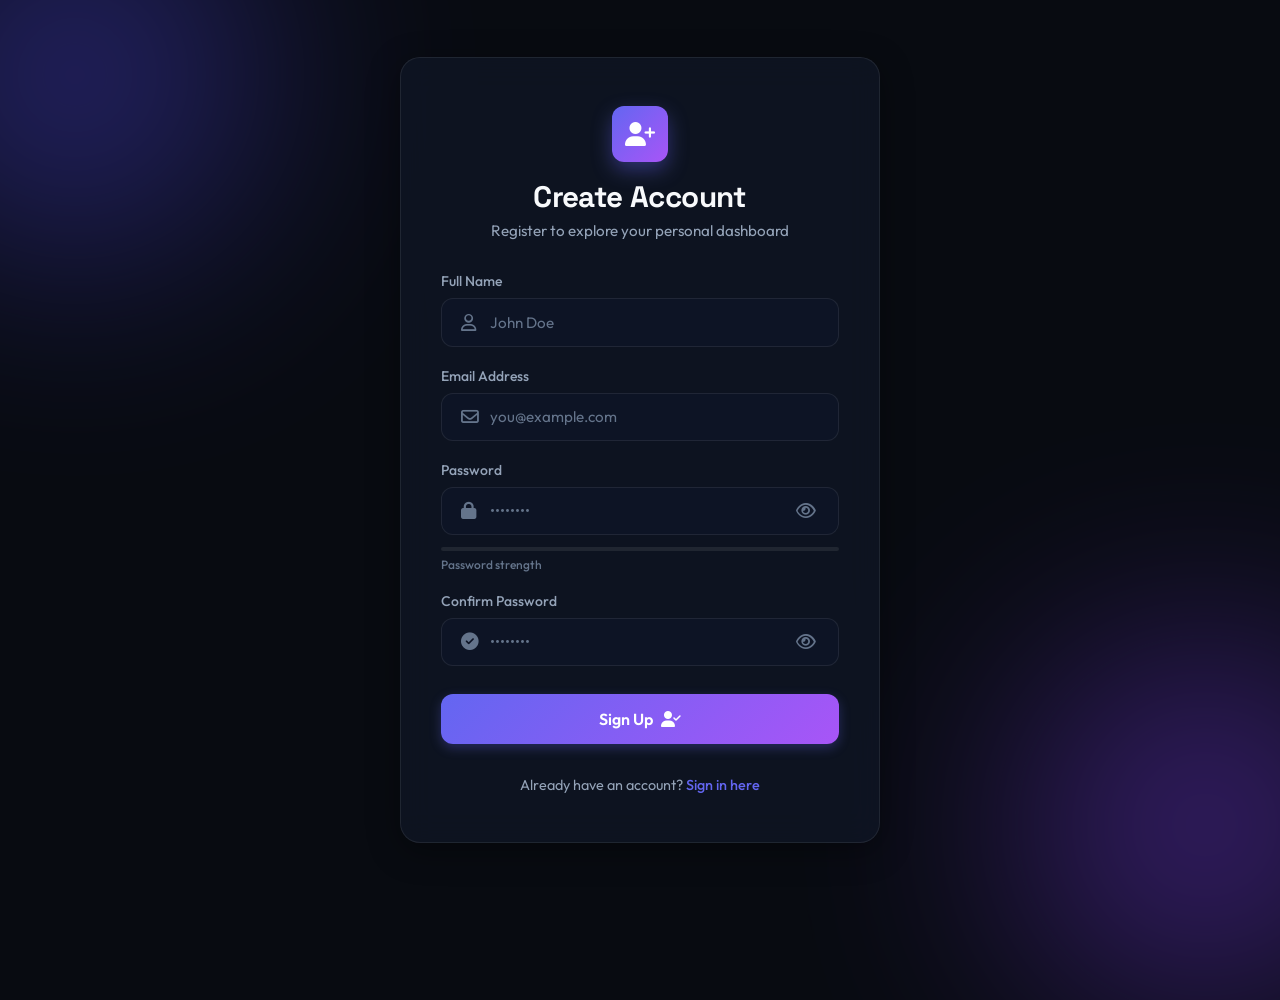
<file: Abhishek Singh_Level 2 Task4/signup.html>
<!DOCTYPE html>
<html lang="en">
<head>
    <meta charset="UTF-8">
    <meta name="viewport" content="width=device-width, initial-scale=1.0">
    <meta name="description" content="Secure Registration Page for FlowAuth Login Authentication System.">
    <title>Sign Up | FlowAuth</title>
    <!-- Google Fonts: Space Grotesk & Outfit -->
    <link rel="preconnect" href="https://fonts.googleapis.com">
    <link rel="preconnect" href="https://fonts.gstatic.com" crossorigin>
    <link href="https://fonts.googleapis.com/css2?family=Outfit:wght@300;400;500;600;700&family=Space+Grotesk:wght@500;700&display=swap" rel="stylesheet">
    <!-- FontAwesome for UI icons -->
    <link rel="stylesheet" href="https://cdnjs.cloudflare.com/ajax/libs/font-awesome/6.4.0/css/all.min.css">
    <!-- Shared Styles -->
    <link rel="stylesheet" href="style.css">
    <!-- Immediate Route Guard to prevent logged-in users from seeing sign-up page -->
    <script>
        if (localStorage.getItem('oibsip_session')) {
            window.location.href = 'dashboard.html';
        }
    </script>
</head>
<body>
    <!-- Background Glow Blobs -->
    <div class="bg-glow blob-1"></div>
    <div class="bg-glow blob-2"></div>

    <div class="auth-container">
        <!-- Logo and Brand Area -->
        <header class="auth-header">
            <div class="brand-logo">
                <i class="fa-solid fa-user-plus"></i>
            </div>
            <h1>Create Account</h1>
            <p class="auth-subtitle">Register to explore your personal dashboard</p>
        </header>

        <!-- Notification Banner -->
        <div id="notification-banner" class="notification hidden" role="alert">
            <span class="notification-message"></span>
            <button class="notification-close" id="close-notification" aria-label="Close notification">&times;</button>
        </div>

        <!-- Registration Form -->
        <form id="signup-form" class="auth-form" novalidate>
            <!-- Full Name Input Group -->
            <div class="input-group">
                <label for="signup-name">Full Name</label>
                <div class="input-field-wrapper">
                    <i class="fa-regular fa-user input-icon"></i>
                    <input 
                        type="text" 
                        id="signup-name" 
                        placeholder="John Doe" 
                        required
                        autocomplete="name"
                    >
                </div>
                <span class="error-msg" id="name-error">Please enter your full name (minimum 3 characters)</span>
            </div>

            <!-- Email Input Group -->
            <div class="input-group">
                <label for="signup-email">Email Address</label>
                <div class="input-field-wrapper">
                    <i class="fa-regular fa-envelope input-icon"></i>
                    <input 
                        type="email" 
                        id="signup-email" 
                        placeholder="you@example.com" 
                        required
                        autocomplete="email"
                    >
                </div>
                <span class="error-msg" id="email-error">Please enter a valid email address</span>
            </div>

            <!-- Password Input Group -->
            <div class="input-group">
                <label for="signup-password">Password</label>
                <div class="input-field-wrapper">
                    <i class="fa-solid fa-lock input-icon"></i>
                    <input 
                        type="password" 
                        id="signup-password" 
                        placeholder="••••••••" 
                        required
                        autocomplete="new-password"
                    >
                    <button type="button" id="toggle-password" class="toggle-password-btn" aria-label="Toggle password visibility">
                        <i class="fa-regular fa-eye"></i>
                    </button>
                </div>
                <!-- Password Strength Indicator -->
                <div class="password-strength-container">
                    <div class="strength-bar-wrapper">
                        <div id="strength-bar" class="strength-bar"></div>
                    </div>
                    <span id="strength-label" class="strength-label">Password strength</span>
                </div>
                <span class="error-msg" id="password-error">Password must be at least 8 characters long, containing a number, an uppercase letter, and a special character</span>
            </div>

            <!-- Confirm Password Input Group -->
            <div class="input-group">
                <label for="signup-confirm-password">Confirm Password</label>
                <div class="input-field-wrapper">
                    <i class="fa-solid fa-circle-check input-icon"></i>
                    <input 
                        type="password" 
                        id="signup-confirm-password" 
                        placeholder="••••••••" 
                        required
                        autocomplete="new-password"
                    >
                    <button type="button" id="toggle-confirm-password" class="toggle-password-btn" aria-label="Toggle confirm password visibility">
                        <i class="fa-regular fa-eye"></i>
                    </button>
                </div>
                <span class="error-msg" id="confirm-password-error">Passwords do not match</span>
            </div>

            <!-- Submit Button -->
            <button type="submit" class="submit-btn" id="signup-submit-btn">
                <span>Sign Up</span>
                <i class="fa-solid fa-user-check"></i>
            </button>
        </form>

        <!-- Redirect Link -->
        <footer class="auth-footer">
            <p>Already have an account? <a href="index.html">Sign in here</a></p>
        </footer>
    </div>

    <!-- Core Script -->
    <script src="script.js"></script>
</body>
</html>
</file>
<file: Abhishek Singh_Level 2 Task1/style.css>
/* ==========================================================================
   QUANTUM CALC - PREMIUM DESIGN SYSTEM WITH HISTORY SUPPORT
   ========================================================================== */

/* Design Tokens & CSS Variables */
:root {
    /* Fonts */
    --font-sans: 'Outfit', -apple-system, BlinkMacSystemFont, "Segoe UI", Roboto, sans-serif;
    
    /* Transitions */
    --transition-speed: 0.3s;
    --transition-ease: cubic-bezier(0.4, 0, 0.2, 1);
    
    /* Animation scale */
    --active-scale: 0.94;
}

/* Light Theme Variables (Now Default) */
.light-theme {
    --bg-page: radial-gradient(circle at 50% 50%, #f8fafc 0%, #e2e8f0 100%);
    --glow-1: rgba(124, 58, 237, 0.08); /* Violet */
    --glow-2: rgba(6, 182, 212, 0.08);  /* Cyan */
    
    --bg-card: rgba(255, 255, 255, 0.7);
    --border-card: rgba(255, 255, 255, 0.6);
    --shadow-card: rgba(15, 23, 42, 0.08);
    
    --text-primary: #0f172a;
    --text-secondary: #475569;
    --text-muted: #94a3b8;
    
    /* Buttons */
    --bg-btn-number: rgba(255, 255, 255, 0.85);
    --border-btn-number: rgba(15, 23, 42, 0.06);
    --text-btn-number: #1e293b;
    --hover-btn-number: rgba(241, 245, 249, 1);
    
    --bg-btn-operator: rgba(124, 58, 237, 0.08);
    --border-btn-operator: rgba(124, 58, 237, 0.15);
    --text-btn-operator: #6d28d9;
    --hover-btn-operator: rgba(124, 58, 237, 0.16);
    
    --bg-btn-action: rgba(225, 29, 72, 0.07);
    --border-btn-action: rgba(225, 29, 72, 0.14);
    --text-btn-action: #e11d48;
    --hover-btn-action: rgba(225, 29, 72, 0.14);
    
    --bg-btn-equals: linear-gradient(135deg, #7c3aed 0%, #d946ef 100%);
    --text-btn-equals: #ffffff;
    --shadow-btn-equals: rgba(124, 58, 237, 0.25);
    
    --kbd-bg: rgba(15, 23, 42, 0.05);
    --kbd-border: rgba(15, 23, 42, 0.08);
    
    /* History List Items */
    --history-item-bg: rgba(15, 23, 42, 0.03);
    --history-item-border: rgba(15, 23, 42, 0.04);
    --history-item-hover: rgba(15, 23, 42, 0.06);
}

/* Dark Theme Variables */
.dark-theme {
    --bg-page: radial-gradient(circle at 50% 50%, #0f121d 0%, #05060b 100%);
    --glow-1: rgba(139, 92, 246, 0.15); /* Purple */
    --glow-2: rgba(6, 182, 212, 0.15);  /* Cyan */
    
    --bg-card: rgba(15, 23, 42, 0.45);
    --border-card: rgba(255, 255, 255, 0.08);
    --shadow-card: rgba(0, 0, 0, 0.6);
    
    --text-primary: #f8fafc;
    --text-secondary: #94a3b8;
    --text-muted: #64748b;
    
    /* Buttons */
    --bg-btn-number: rgba(30, 41, 59, 0.5);
    --border-btn-number: rgba(255, 255, 255, 0.04);
    --text-btn-number: #f1f5f9;
    --hover-btn-number: rgba(51, 65, 85, 0.6);
    
    --bg-btn-operator: rgba(139, 92, 246, 0.15);
    --border-btn-operator: rgba(139, 92, 246, 0.25);
    --text-btn-operator: #a78bfa;
    --hover-btn-operator: rgba(139, 92, 246, 0.25);
    
    --bg-btn-action: rgba(244, 63, 94, 0.1);
    --border-btn-action: rgba(244, 63, 94, 0.2);
    --text-btn-action: #fb7185;
    --hover-btn-action: rgba(244, 63, 94, 0.2);
    
    --bg-btn-equals: linear-gradient(135deg, #8b5cf6 0%, #d946ef 100%);
    --text-btn-equals: #ffffff;
    --shadow-btn-equals: rgba(139, 92, 246, 0.4);
    
    --kbd-bg: rgba(255, 255, 255, 0.1);
    --kbd-border: rgba(255, 255, 255, 0.15);
    
    /* History List Items */
    --history-item-bg: rgba(255, 255, 255, 0.03);
    --history-item-border: rgba(255, 255, 255, 0.03);
    --history-item-hover: rgba(255, 255, 255, 0.06);
}

/* ==========================================================================
   RESET & BASE STYLES
   ========================================================================== */
* {
    box-sizing: border-box;
    margin: 0;
    padding: 0;
    font-family: var(--font-sans);
    -webkit-tap-highlight-color: transparent;
}

body {
    min-height: 100vh;
    display: flex;
    justify-content: center;
    align-items: center;
    background: var(--bg-page);
    color: var(--text-primary);
    overflow: hidden;
    position: relative;
    padding: 20px;
    transition: background var(--transition-speed) var(--transition-ease),
                color var(--transition-speed) var(--transition-ease);
}

/* Decorative Ambient Glows */
.bg-glow {
    position: absolute;
    width: 400px;
    height: 400px;
    border-radius: 50%;
    filter: blur(100px);
    z-index: -1;
    pointer-events: none;
    transition: background var(--transition-speed) var(--transition-ease);
}

.bg-glow-1 {
    background: var(--glow-1);
    top: 15%;
    left: 20%;
    animation: floatGlow 12s infinite alternate ease-in-out;
}

.bg-glow-2 {
    background: var(--glow-2);
    bottom: 15%;
    right: 20%;
    animation: floatGlow 16s infinite alternate-reverse ease-in-out;
}

@keyframes floatGlow {
    0% { transform: translate(0, 0) scale(1); }
    100% { transform: translate(50px, 30px) scale(1.15); }
}

/* ==========================================================================
   CALCULATOR CONTAINER
   ========================================================================== */
.calculator-container {
    position: relative;
    width: 100%;
    max-width: 380px;
    background: var(--bg-card);
    backdrop-filter: blur(25px) saturate(180%);
    -webkit-backdrop-filter: blur(25px) saturate(180%);
    border: 1px solid var(--border-card);
    border-radius: 28px;
    padding: 24px;
    box-shadow: 0 24px 64px -16px var(--shadow-card);
    transition: 
        max-width 0.4s cubic-bezier(0.4, 0, 0.2, 1),
        background var(--transition-speed) var(--transition-ease),
        border var(--transition-speed) var(--transition-ease),
        box-shadow var(--transition-speed) var(--transition-ease);
    display: flex;
    flex-direction: row;
    gap: 0;
    overflow: hidden;
}

/* Expanded state when History is open (Desktop Side-by-side) */
.calculator-container.history-active {
    max-width: 650px;
}

/* Left panel columns wrapping main calc */
.calc-main-panel {
    width: 100%;
    flex-shrink: 0;
    display: flex;
    flex-direction: column;
    gap: 20px;
    transition: width 0.4s ease;
}

/* ==========================================================================
   HEADER
   ========================================================================== */
.calc-header {
    display: flex;
    justify-content: space-between;
    align-items: center;
    padding: 4px 8px;
}

.calc-title {
    font-size: 0.9rem;
    font-weight: 500;
    letter-spacing: 0.2em;
    color: var(--text-muted);
    user-select: none;
}

.calc-title span {
    font-weight: 700;
    color: var(--text-secondary);
}

.header-controls {
    display: flex;
    align-items: center;
    gap: 8px;
}

.theme-btn {
    background: transparent;
    border: none;
    cursor: pointer;
    width: 36px;
    height: 36px;
    border-radius: 50%;
    display: flex;
    align-items: center;
    justify-content: center;
    color: var(--text-secondary);
    transition: background 0.2s, transform 0.2s, color 0.2s;
}

.theme-btn:hover {
    background: var(--kbd-bg);
    color: var(--text-primary);
    transform: scale(1.08);
}

.theme-btn:active {
    transform: scale(0.92);
}

.theme-btn svg {
    width: 20px;
    height: 20px;
}

/* Icon toggle rendering state */
.dark-theme .sun-icon { display: block; }
.dark-theme .moon-icon { display: none; }
.light-theme .sun-icon { display: none; }
.light-theme .moon-icon { display: block; }

/* Active history button color */
.calculator-container.history-active #history-toggle {
    color: #7c3aed;
    background: rgba(124, 58, 237, 0.1);
}

/* ==========================================================================
   SCREEN DISPLAY
   ========================================================================== */
.calc-screen {
    background: rgba(0, 0, 0, 0.04);
    border-radius: 18px;
    padding: 20px;
    display: flex;
    flex-direction: column;
    justify-content: flex-end;
    align-items: flex-end;
    min-height: 120px;
    word-break: break-all;
    word-wrap: break-word;
    border: 1px solid rgba(0, 0, 0, 0.02);
    box-shadow: inset 0 2px 8px rgba(0, 0, 0, 0.03);
    transition: background var(--transition-speed);
}

.dark-theme .calc-screen {
    background: rgba(0, 0, 0, 0.15);
    border: 1px solid rgba(255, 255, 255, 0.02);
    box-shadow: inset 0 2px 8px rgba(0, 0, 0, 0.1);
}

.prev-operand {
    font-size: 1rem;
    color: var(--text-muted);
    min-height: 1.5rem;
    font-weight: 400;
    letter-spacing: 0.05em;
    user-select: none;
    margin-bottom: 6px;
    transition: color var(--transition-speed);
}

.curr-operand {
    font-size: 2.5rem;
    font-weight: 500;
    color: var(--text-primary);
    line-height: 1.2;
    max-width: 100%;
    overflow-x: auto;
    scrollbar-width: none;
    transition: color var(--transition-speed), font-size 0.15s ease;
}

.curr-operand::-webkit-scrollbar {
    display: none;
}

.curr-operand.long-input {
    font-size: 2rem;
}
.curr-operand.very-long-input {
    font-size: 1.6rem;
}

/* ==========================================================================
   BUTTONS GRID
   ========================================================================== */
.calc-buttons-grid {
    display: grid;
    grid-template-columns: repeat(4, 1fr);
    gap: 12px;
}

.btn {
    border: 1px solid transparent;
    border-radius: 16px;
    font-size: 1.35rem;
    font-weight: 500;
    height: 64px;
    cursor: pointer;
    user-select: none;
    outline: none;
    display: flex;
    justify-content: center;
    align-items: center;
    transition: 
        background var(--transition-speed) var(--transition-ease),
        border var(--transition-speed) var(--transition-ease),
        color var(--transition-speed) var(--transition-ease),
        transform 0.1s var(--transition-ease),
        box-shadow 0.15s var(--transition-ease);
}

.btn-number {
    background: var(--bg-btn-number);
    border-color: var(--border-btn-number);
    color: var(--text-btn-number);
}

.btn-number:hover {
    background: var(--hover-btn-number);
    border-color: rgba(15, 23, 42, 0.1);
}

.dark-theme .btn-number:hover {
    border-color: rgba(255, 255, 255, 0.1);
}

.btn-operator {
    background: var(--bg-btn-operator);
    border-color: var(--border-btn-operator);
    color: var(--text-btn-operator);
    font-weight: 600;
    font-size: 1.5rem;
}

.btn-operator:hover {
    background: var(--hover-btn-operator);
}

.btn-action {
    background: var(--bg-btn-action);
    border-color: var(--border-btn-action);
    color: var(--text-btn-action);
    font-size: 1.1rem;
    font-weight: 600;
    letter-spacing: 0.05em;
}

.btn-action:hover {
    background: var(--hover-btn-action);
}

.btn-equals {
    grid-column: span 2;
    background: var(--bg-btn-equals);
    color: var(--text-btn-equals);
    font-weight: 600;
    font-size: 1.6rem;
    border: none;
    box-shadow: 0 4px 15px var(--shadow-btn-equals);
}

.btn-equals:hover {
    transform: translateY(-1px);
    box-shadow: 0 6px 20px var(--shadow-btn-equals);
    filter: brightness(1.05);
}

/* Animations */
.btn:active,
.btn.active-press {
    transform: scale(var(--active-scale)) !important;
    box-shadow: 0 2px 4px rgba(0, 0, 0, 0.05) !important;
}

.btn-equals:active,
.btn-equals.active-press {
    transform: scale(0.96) translateY(0) !important;
    box-shadow: 0 2px 8px var(--shadow-btn-equals) !important;
}

.btn-operator.active-operator {
    background: var(--hover-btn-operator);
    border-color: var(--text-btn-operator);
}

/* ==========================================================================
   HISTORY SIDEBAR / DRAWER PANEL
   ========================================================================== */
.calc-history-panel {
    flex: 1 1 auto;
    width: 0;
    opacity: 0;
    transform: translateX(30px);
    pointer-events: none;
    display: flex;
    flex-direction: column;
    gap: 16px;
    border-left: 0 solid transparent;
    padding-left: 0;
    overflow: hidden;
    transition: 
        width 0.4s cubic-bezier(0.4, 0, 0.2, 1),
        opacity 0.4s cubic-bezier(0.4, 0, 0.2, 1),
        transform 0.4s cubic-bezier(0.4, 0, 0.2, 1),
        padding-left 0.4s cubic-bezier(0.4, 0, 0.2, 1),
        border-color 0.4s ease;
}

/* Show Panel in active state */
.calculator-container.history-active .calc-history-panel {
    width: 230px;
    opacity: 1;
    transform: translateX(0);
    pointer-events: auto;
    border-left: 1px solid var(--border-card);
    padding-left: 20px;
}

.history-header {
    display: flex;
    justify-content: space-between;
    align-items: center;
    padding-bottom: 8px;
    border-bottom: 1px solid var(--border-card);
}

.history-title {
    font-size: 1rem;
    font-weight: 600;
    color: var(--text-secondary);
}

.clear-history-btn {
    background: transparent;
    border: none;
    font-size: 0.78rem;
    font-weight: 500;
    color: var(--text-muted);
    cursor: pointer;
    padding: 4px 8px;
    border-radius: 6px;
    transition: background 0.2s, color 0.2s;
}

.clear-history-btn:hover {
    background: var(--kbd-bg);
    color: var(--text-btn-action);
}

/* List Content */
.history-list {
    flex: 1;
    overflow-y: auto;
    display: flex;
    flex-direction: column;
    gap: 8px;
    padding-right: 4px;
    scrollbar-width: thin;
}

.history-list::-webkit-scrollbar {
    width: 4px;
}
.history-list::-webkit-scrollbar-thumb {
    background: var(--kbd-border);
    border-radius: 4px;
}

.no-history-msg {
    text-align: center;
    font-size: 0.8rem;
    color: var(--text-muted);
    margin-top: 40px;
    font-style: italic;
}

/* Single History Item */
.history-item {
    background: var(--history-item-bg);
    border: 1px solid var(--history-item-border);
    padding: 10px 12px;
    border-radius: 12px;
    cursor: pointer;
    display: flex;
    flex-direction: column;
    align-items: flex-end;
    gap: 2px;
    transition: background 0.2s, transform 0.15s, border-color 0.2s;
}

.history-item:hover {
    background: var(--history-item-hover);
    border-color: var(--text-muted);
    transform: scale(1.01);
}

.history-item:active {
    transform: scale(0.98);
}

.history-expr {
    font-size: 0.72rem;
    color: var(--text-muted);
    font-weight: 400;
}

.history-result {
    font-size: 1.05rem;
    font-weight: 600;
    color: var(--text-primary);
}

/* ==========================================================================
   FOOTER INFORMATION
   ========================================================================== */
.keyboard-hint {
    text-align: center;
    font-size: 0.72rem;
    color: var(--text-muted);
    user-select: none;
    line-height: 1.4;
    margin-top: 4px;
}

.keyboard-hint kbd {
    background: var(--kbd-bg);
    border: 1px solid var(--kbd-border);
    border-radius: 4px;
    padding: 1px 5px;
    margin: 0 1px;
    font-family: inherit;
    font-size: 0.65rem;
}

/* ==========================================================================
   RESPONSIVENESS & MEDIA QUERIES
   ========================================================================== */

/* Tablet & Smaller Layouts */
@media (max-width: 640px) {
    .calculator-container.history-active {
        max-width: 380px; /* Stay centered at single column size on mobile */
        gap: 0;
    }

    /* Make history panel a slide-up drawer on mobile */
    .calculator-container .calc-history-panel {
        position: absolute;
        top: 0;
        left: 0;
        width: 100%;
        height: 100%;
        background: var(--bg-card);
        backdrop-filter: blur(35px) saturate(180%);
        -webkit-backdrop-filter: blur(35px) saturate(180%);
        border-left: none;
        padding: 24px;
        border-radius: 28px;
        z-index: 10;
        transform: translateY(100%);
        opacity: 0;
        pointer-events: none;
        transition: 
            transform 0.4s cubic-bezier(0.4, 0, 0.2, 1),
            opacity 0.3s ease;
    }

    .calculator-container.history-active .calc-history-panel {
        width: 100%;
        opacity: 1;
        transform: translateY(0);
        pointer-events: auto;
        padding-left: 24px;
        border-left: none;
    }
}

/* Medium Devices (Tablets/Phones, compact heights) */
@media (max-height: 700px), (max-width: 400px) {
    body {
        padding: 10px;
    }
    
    .calculator-container {
        padding: 16px;
        gap: 12px;
        border-radius: 20px;
        max-width: 320px;
    }
    
    .calculator-container.history-active {
        max-width: 320px;
    }
    
    .calc-main-panel {
        gap: 12px;
    }
    
    .calc-screen {
        min-height: 90px;
        padding: 14px;
    }
    
    .curr-operand {
        font-size: 2.1rem;
    }
    
    .curr-operand.long-input {
        font-size: 1.7rem;
    }
    
    .curr-operand.very-long-input {
        font-size: 1.35rem;
    }
    
    .btn {
        height: 52px;
        border-radius: 12px;
        font-size: 1.15rem;
    }
    
    .btn-operator {
        font-size: 1.25rem;
    }
    
    .btn-equals {
        font-size: 1.35rem;
    }
    
    .keyboard-hint {
        display: none;
    }
}

/* Small Landscape Devices (Phones, under 480px height) */
@media (max-height: 480px) and (orientation: landscape) {
    body {
        overflow-y: auto;
        padding: 20px;
    }
    
    .bg-glow {
        display: none;
    }
    
    .calculator-container,
    .calculator-container.history-active {
        max-width: 500px;
        flex-direction: row;
        gap: 16px;
        border-radius: 20px;
    }
    
    .calc-main-panel {
        width: 100%;
        flex-direction: row;
        gap: 16px;
    }
    
    .calc-header {
        flex-direction: column;
        justify-content: flex-start;
        align-items: center;
        gap: 10px;
        width: 70px;
        border-right: 1px solid var(--border-card);
        padding-right: 12px;
        padding-bottom: 0;
    }
    
    .calc-title {
        writing-mode: vertical-lr;
        text-orientation: mixed;
        transform: rotate(180deg);
        font-size: 0.8rem;
        margin-top: 10px;
    }
    
    .header-controls {
        flex-direction: column;
        margin-top: auto;
    }
    
    .calc-screen {
        flex: 1;
        min-height: 60px;
        justify-content: center;
        margin-bottom: 0;
        padding: 10px 14px;
    }
    
    .calc-buttons-grid {
        flex: 2;
        gap: 6px;
    }
    
    .btn {
        height: 36px;
        border-radius: 8px;
        font-size: 1rem;
    }

    /* Permanently hide desktop history layout in compact landscape mode */
    .calc-history-panel,
    .calculator-container.history-active .calc-history-panel {
        display: none !important;
    }
    
    .keyboard-hint {
        display: none;
    }
}
</file>
<file: Abhishek Singh_Level 2 Task2/styles.css>
/* ==========================================================================
   DESIGN SYSTEM & VARIABLES
   ========================================================================== */
:root {
    --bg-dark: #07080a;
    --bg-card: rgba(13, 17, 23, 0.7);
    --border-glass: rgba(255, 255, 255, 0.08);
    --color-cyan: #00d2ff;
    --color-purple: #7000ff;
    --color-gold: #ffb300;
    --text-primary: #f3f4f6;
    --text-secondary: #9ca3af;
    --font-heading: 'Space Grotesk', sans-serif;
    --font-body: 'Montserrat', sans-serif;
    --transition-smooth: all 0.4s cubic-bezier(0.16, 1, 0.3, 1);
    --glow-cyan: 0 0 15px rgba(0, 210, 255, 0.5);
    --glow-purple: 0 0 15px rgba(112, 0, 255, 0.4);
    --glow-gold: 0 0 15px rgba(255, 179, 0, 0.4);
}

/* ==========================================================================
   RESET & BASE STYLES
   ========================================================================== */
*, *::before, *::after {
    box-sizing: border-box;
    margin: 0;
    padding: 0;
}

html {
    scroll-behavior: smooth;
    font-size: 16px;
    background-color: var(--bg-dark);
    color: var(--text-primary);
}

body {
    font-family: var(--font-body);
    font-weight: 400;
    line-height: 1.6;
    overflow-x: hidden;
}

h1, h2, h3, h4, h5, h6 {
    font-family: var(--font-heading);
    font-weight: 700;
    letter-spacing: -0.02em;
    line-height: 1.2;
}

a {
    color: inherit;
    text-decoration: none;
    transition: var(--transition-smooth);
}

/* Custom Scrollbar */
::-webkit-scrollbar {
    width: 8px;
}
::-webkit-scrollbar-track {
    background: var(--bg-dark);
}
::-webkit-scrollbar-thumb {
    background: rgba(112, 0, 255, 0.3);
    border-radius: 4px;
}
::-webkit-scrollbar-thumb:hover {
    background: var(--color-cyan);
    box-shadow: var(--glow-cyan);
}

/* ==========================================================================
   REUSABLE UTILITIES
   ========================================================================== */
.container {
    max-width: 1200px;
    margin: 0 auto;
    padding: 0 2rem;
}

.grid {
    display: grid;
    gap: 2rem;
}

.text-center {
    text-align: center;
}

.section-header {
    text-align: center;
    margin-bottom: 4rem;
}

.section-title {
    font-size: 2.5rem;
    font-weight: 700;
    text-transform: uppercase;
    letter-spacing: 0.1em;
    background: linear-gradient(90deg, var(--color-cyan), var(--color-purple));
    -webkit-background-clip: text;
    -webkit-text-fill-color: transparent;
    display: inline-block;
}

.title-underline {
    height: 3px;
    width: 60px;
    background: var(--color-cyan);
    margin: 1rem auto 0;
    border-radius: 2px;
    box-shadow: var(--glow-cyan);
}

/* Glassmorphism panel base */
.glass-panel {
    background: var(--bg-card);
    backdrop-filter: blur(12px);
    -webkit-backdrop-filter: blur(12px);
    border: 1px solid var(--border-glass);
    border-radius: 16px;
    box-shadow: 0 8px 32px 0 rgba(0, 0, 0, 0.37);
}

/* Ambient Audio Toggle */
.audio-toggle {
    position: fixed;
    bottom: 2rem;
    left: 2rem;
    width: 50px;
    height: 50px;
    border-radius: 50px;
    background: rgba(13, 17, 23, 0.8);
    border: 1px solid var(--color-cyan);
    display: flex;
    justify-content: center;
    align-items: center;
    cursor: pointer;
    z-index: 100;
    box-shadow: var(--glow-cyan);
    transition: var(--transition-smooth);
}
.audio-toggle:hover {
    transform: scale(1.1);
    background: var(--color-cyan);
    color: var(--bg-dark);
}
.audio-toggle.muted {
    border-color: var(--text-secondary);
    box-shadow: none;
    color: var(--text-secondary);
}

/* Buttons */
.primary-btn, .secondary-btn, .cta-btn, .lab-action-btn {
    padding: 0.8rem 2rem;
    border-radius: 50px;
    font-family: var(--font-heading);
    font-weight: 600;
    font-size: 0.95rem;
    cursor: pointer;
    transition: var(--transition-smooth);
    display: inline-flex;
    align-items: center;
    justify-content: center;
}

.primary-btn {
    background: var(--color-cyan);
    color: var(--bg-dark);
    border: none;
    box-shadow: var(--glow-cyan);
}
.primary-btn:hover {
    transform: translateY(-3px);
    box-shadow: 0 0 25px rgba(0, 210, 255, 0.8);
}

.secondary-btn {
    background: transparent;
    color: var(--text-primary);
    border: 2px solid var(--color-purple);
    box-shadow: var(--glow-purple);
}
.secondary-btn:hover {
    transform: translateY(-3px);
    background: var(--color-purple);
    box-shadow: 0 0 25px rgba(112, 0, 255, 0.7);
}

.cta-btn {
    background: transparent;
    border: 1px solid var(--color-cyan);
    color: var(--color-cyan);
    padding: 0.5rem 1.5rem;
    font-size: 0.85rem;
}
.cta-btn:hover {
    background: var(--color-cyan);
    color: var(--bg-dark);
    box-shadow: var(--glow-cyan);
}

/* ==========================================================================
   NAVIGATION BAR
   ========================================================================== */
.navbar {
    position: fixed;
    top: 0;
    left: 0;
    width: 100%;
    display: flex;
    justify-content: space-between;
    align-items: center;
    padding: 1.2rem 4rem;
    z-index: 1000;
    background: rgba(7, 8, 10, 0.75);
    backdrop-filter: blur(10px);
    border-bottom: 1px solid var(--border-glass);
    transition: var(--transition-smooth);
}

.logo {
    font-size: 1.5rem;
    font-weight: 700;
}

.electric-text {
    background: linear-gradient(90deg, var(--color-cyan), #ffffff);
    -webkit-background-clip: text;
    -webkit-text-fill-color: transparent;
    text-shadow: 0 0 8px rgba(0, 210, 255, 0.3);
}

.nav-links {
    display: flex;
    list-style: none;
    gap: 2.5rem;
}

.nav-links a {
    font-family: var(--font-heading);
    font-weight: 500;
    font-size: 0.9rem;
    letter-spacing: 0.05em;
    color: var(--text-secondary);
}

.nav-links a:hover {
    color: var(--color-cyan);
    text-shadow: 0 0 10px rgba(0, 210, 255, 0.5);
}

/* ==========================================================================
   HERO SECTION
   ========================================================================== */
.hero-section {
    position: relative;
    height: 100vh;
    min-height: 700px;
    display: flex;
    align-items: center;
    justify-content: center;
    overflow: hidden;
    padding-top: 80px;
}

#lightningCanvas {
    position: absolute;
    top: 0;
    left: 0;
    width: 100%;
    height: 100%;
    pointer-events: none;
    z-index: 1;
}

.hero-container {
    width: 100%;
    max-width: 1200px;
    padding: 0 2rem;
    display: flex;
    align-items: center;
    justify-content: space-between;
    gap: 4rem;
    position: relative;
    z-index: 2;
}

.hero-content {
    flex: 1.2;
}

.subtitle {
    font-family: var(--font-heading);
    font-size: 0.85rem;
    color: var(--color-cyan);
    letter-spacing: 0.3em;
    display: block;
    margin-bottom: 1rem;
    text-shadow: var(--glow-cyan);
}

.hero-title {
    font-size: 4.8rem;
    font-weight: 800;
    line-height: 1.1;
    margin-bottom: 1.5rem;
}

.glow-cyan {
    color: var(--color-cyan);
    text-shadow: var(--glow-cyan);
}
.glow-purple {
    color: #a766ff;
    text-shadow: 0 0 20px rgba(167, 102, 255, 0.6);
}

.tagline {
    font-family: var(--font-heading);
    font-size: 1.2rem;
    color: var(--text-secondary);
    margin-bottom: 2rem;
    text-transform: uppercase;
    letter-spacing: 0.05em;
    border-left: 3px solid var(--color-purple);
    padding-left: 1rem;
}

.summary-paragraph {
    color: var(--text-secondary);
    font-size: 1.05rem;
    max-width: 580px;
    margin-bottom: 2.5rem;
}

.hero-actions {
    display: flex;
    gap: 1.5rem;
}

.hero-visual {
    flex: 0.8;
    display: flex;
    justify-content: center;
    align-items: center;
}

.frame-container {
    position: relative;
    width: 320px;
    height: 380px;
}

.electric-ring {
    position: absolute;
    top: -15px;
    left: -15px;
    right: -15px;
    bottom: -15px;
    border-radius: 20px;
    border: 2px dashed var(--color-cyan);
    animation: rotateRing 20s linear infinite;
    opacity: 0.4;
    box-shadow: inset var(--glow-cyan), var(--glow-cyan);
}

.profile-card {
    position: relative;
    width: 100%;
    height: 100%;
    border-radius: 16px;
    background: var(--bg-card);
    border: 1px solid var(--border-glass);
    overflow: hidden;
    backdrop-filter: blur(10px);
    transition: var(--transition-smooth);
    box-shadow: 0 20px 40px rgba(0, 0, 0, 0.5);
}

.profile-card:hover {
    transform: translateY(-8px) scale(1.02);
    border-color: var(--color-purple);
    box-shadow: 0 20px 40px rgba(112, 0, 255, 0.25);
}

.profile-img {
    width: 100%;
    height: 80%;
    object-fit: cover;
    opacity: 0.85;
    transition: var(--transition-smooth);
}

.profile-card:hover .profile-img {
    opacity: 1;
    filter: brightness(1.1) saturate(1.1);
}

.profile-caption {
    padding: 1.2rem;
    text-align: center;
    background: rgba(13, 17, 23, 0.95);
    border-top: 1px solid var(--border-glass);
}

.profile-caption h3 {
    font-size: 1.15rem;
    margin-bottom: 0.2rem;
    color: var(--color-cyan);
}

.profile-caption p {
    font-size: 0.85rem;
    color: var(--text-secondary);
}

.scroll-indicator {
    position: absolute;
    bottom: 2rem;
    display: flex;
    flex-direction: column;
    align-items: center;
    gap: 0.5rem;
    font-size: 0.75rem;
    letter-spacing: 0.15em;
    text-transform: uppercase;
    color: var(--text-secondary);
    z-index: 2;
}

.mouse {
    width: 25px;
    height: 45px;
    border: 2px solid var(--text-secondary);
    border-radius: 20px;
    display: flex;
    justify-content: center;
    padding-top: 6px;
}

.wheel {
    width: 4px;
    height: 8px;
    background: var(--color-cyan);
    border-radius: 2px;
    animation: scrollMouse 1.8s ease infinite;
    box-shadow: var(--glow-cyan);
}

/* Animations */
@keyframes rotateRing {
    100% { transform: rotate(360deg); }
}
@keyframes scrollMouse {
    0% { transform: translateY(0); opacity: 0; }
    50% { opacity: 1; }
    100% { transform: translateY(12px); opacity: 0; }
}

/* ==========================================================================
   BIOGRAPHY & STATS
   ========================================================================== */
.bio-section {
    padding: 8rem 0;
}

.bio-grid {
    grid-template-columns: 1.2fr 0.8fr;
    align-items: center;
}

.bio-card.main-text {
    padding: 3rem;
    border: 1px solid var(--border-glass);
    background: var(--bg-card);
    border-radius: 24px;
    backdrop-filter: blur(15px);
}

.bio-card h3 {
    font-size: 1.8rem;
    margin-bottom: 1.5rem;
}

.glow-cyan-text {
    color: var(--color-cyan);
    text-shadow: 0 0 8px rgba(0, 210, 255, 0.3);
}

.bio-card p {
    color: var(--text-secondary);
    font-size: 1.05rem;
    margin-bottom: 1.5rem;
}
.bio-card p:last-child {
    margin-bottom: 0;
}

.bio-stats {
    display: grid;
    grid-template-columns: repeat(2, 1fr);
    gap: 1.5rem;
}

.stat-card {
    padding: 2rem;
    border-radius: 20px;
    background: rgba(13, 17, 23, 0.45);
    border: 1px solid var(--border-glass);
    text-align: center;
    transition: var(--transition-smooth);
}

.stat-card:hover {
    transform: scale(1.05);
    border-color: var(--color-cyan);
    box-shadow: 0 10px 30px rgba(0, 210, 255, 0.1);
}

.stat-icon {
    font-size: 1.8rem;
    color: var(--color-purple);
    margin-bottom: 0.8rem;
    text-shadow: var(--glow-purple);
}

.stat-num {
    font-family: var(--font-heading);
    font-size: 2.2rem;
    font-weight: 700;
    color: var(--text-primary);
}

.stat-suffix {
    font-family: var(--font-heading);
    font-size: 1.6rem;
    font-weight: 600;
    color: var(--color-cyan);
}

.stat-label {
    font-size: 0.8rem;
    color: var(--text-secondary);
    text-transform: uppercase;
    letter-spacing: 0.05em;
    margin-top: 0.5rem;
}

/* ==========================================================================
   CHRONOLOGY TIMELINE
   ========================================================================== */
.timeline-section {
    padding: 8rem 0;
    background: radial-gradient(circle at center, #0e1117 0%, var(--bg-dark) 80%);
}

.timeline-container {
    position: relative;
    max-width: 1000px;
    margin: 4rem auto 0;
    padding: 2rem 0;
}

.timeline-line {
    position: absolute;
    left: 50%;
    top: 0;
    bottom: 0;
    width: 2px;
    background: linear-gradient(180deg, var(--color-cyan), var(--color-purple));
    transform: translateX(-50%);
    box-shadow: 0 0 8px rgba(0, 210, 255, 0.3);
}

.timeline-item {
    position: relative;
    width: 50%;
    padding: 1.5rem 3rem;
    margin-bottom: 2rem;
}

.timeline-item.left {
    left: 0;
    text-align: right;
}

.timeline-item.right {
    left: 50%;
}

.timeline-dot {
    position: absolute;
    top: 2.2rem;
    width: 18px;
    height: 18px;
    border-radius: 50%;
    background: var(--bg-dark);
    border: 3px solid var(--color-cyan);
    z-index: 10;
    box-shadow: var(--glow-cyan);
    transition: var(--transition-smooth);
}

.timeline-item.left .timeline-dot {
    right: -9px;
}

.timeline-item.right .timeline-dot {
    left: -9px;
}

.timeline-date {
    font-family: var(--font-heading);
    font-size: 1.5rem;
    font-weight: 700;
    color: var(--color-cyan);
    margin-bottom: 0.5rem;
    text-shadow: var(--glow-cyan);
}

.timeline-content {
    background: var(--bg-card);
    border: 1px solid var(--border-glass);
    padding: 2rem;
    border-radius: 16px;
    backdrop-filter: blur(10px);
    transition: var(--transition-smooth);
    box-shadow: 0 10px 30px rgba(0,0,0,0.25);
}

.timeline-content h3 {
    font-size: 1.25rem;
    margin-bottom: 0.8rem;
    color: var(--text-primary);
}

.timeline-content p {
    font-size: 0.95rem;
    color: var(--text-secondary);
}

.timeline-item:hover .timeline-dot {
    background: var(--color-cyan);
    transform: scale(1.3);
}

.timeline-item:hover .timeline-content {
    border-color: var(--color-cyan);
    box-shadow: 0 15px 40px rgba(0, 210, 255, 0.15);
    transform: translateY(-5px);
}

/* Scroll Animations */
.reveal-on-scroll {
    opacity: 0;
    transform: translateY(30px);
    transition: opacity 0.8s ease, transform 0.8s ease;
}

.reveal-on-scroll.revealed {
    opacity: 1;
    transform: translateY(0);
}

/* ==========================================================================
   INNOVATIONS SECTION
   ========================================================================== */
.innovations-section {
    padding: 8rem 0;
}

.innovation-grid {
    grid-template-columns: repeat(3, 1fr);
}

.innovation-card {
    background: var(--bg-card);
    border: 1px solid var(--border-glass);
    border-radius: 20px;
    overflow: hidden;
    display: flex;
    flex-direction: column;
    backdrop-filter: blur(10px);
    transition: var(--transition-smooth);
}

.innovation-card:hover {
    transform: translateY(-8px);
    border-color: var(--color-purple);
    box-shadow: 0 20px 40px rgba(112, 0, 255, 0.2);
}

.card-img-container {
    height: 220px;
    position: relative;
    background: #0f121d;
    overflow: hidden;
    display: flex;
    justify-content: center;
    align-items: center;
    border-bottom: 1px solid var(--border-glass);
}

.card-img {
    width: 100%;
    height: 100%;
    object-fit: cover;
    opacity: 0.6;
    transition: var(--transition-smooth);
}

.innovation-card:hover .card-img {
    opacity: 0.85;
    transform: scale(1.05);
}

.svg-visual {
    width: 120px;
    height: 120px;
    display: flex;
    justify-content: center;
    align-items: center;
}

.svg-icon {
    width: 100%;
    height: 100%;
}

.spinning {
    transform-origin: center;
    animation: rotateClockwise 12s linear infinite;
}
.reverse-spinning {
    transform-origin: center;
    animation: rotateCounterClockwise 8s linear infinite;
}

@keyframes rotateClockwise {
    100% { transform: rotate(360deg); }
}
@keyframes rotateCounterClockwise {
    100% { transform: rotate(-360deg); }
}

.pulse-wave {
    transform-origin: center;
    animation: pulseWave 2s ease-in-out infinite;
}
.wave-2 {
    animation-delay: 1s;
}

@keyframes pulseWave {
    0% { opacity: 0.2; stroke-width: 1; }
    50% { opacity: 1; stroke-width: 2.5; stroke: var(--color-cyan); }
    100% { opacity: 0.2; stroke-width: 1; }
}

.card-body {
    padding: 2.2rem;
    flex: 1;
    display: flex;
    flex-direction: column;
}

.card-body h3 {
    font-size: 1.4rem;
    margin-bottom: 1rem;
    color: var(--color-cyan);
}

.card-body p {
    color: var(--text-secondary);
    font-size: 0.95rem;
    line-height: 1.5;
}

/* ==========================================================================
   THE LAB (INTERACTIVE EXPERIMENT)
   ========================================================================== */
.lab-section {
    padding: 8rem 0;
    background: #0b0d12;
    border-top: 1px solid var(--border-glass);
    border-bottom: 1px solid var(--border-glass);
}

.lab-intro {
    max-width: 700px;
    margin: 0 auto 3rem;
    color: var(--text-secondary);
}

.interactive-lab-container {
    display: grid;
    grid-template-columns: 1.3fr 0.7fr;
    gap: 3rem;
    align-items: center;
    max-width: 1100px;
    margin: 0 auto;
    background: rgba(13, 17, 23, 0.5);
    border: 1px solid var(--border-glass);
    border-radius: 24px;
    padding: 3rem;
    box-shadow: inset 0 0 50px rgba(0, 0, 0, 0.4);
}

.lab-playground {
    position: relative;
    height: 380px;
    background: #050608;
    border: 1px solid rgba(255, 255, 255, 0.05);
    border-radius: 16px;
    overflow: hidden;
    box-shadow: inset 0 0 30px rgba(0, 0, 0, 0.8);
}

#labSparkCanvas {
    position: absolute;
    top: 0;
    left: 0;
    width: 100%;
    height: 100%;
    pointer-events: none;
    z-index: 5;
}

.lab-node {
    position: absolute;
    display: flex;
    flex-direction: column;
    align-items: center;
    z-index: 10;
}

.node-label {
    font-family: var(--font-heading);
    font-size: 0.75rem;
    color: var(--text-secondary);
    text-transform: uppercase;
    letter-spacing: 0.1em;
    margin-top: 0.8rem;
    pointer-events: none;
}

/* Tower Node Styling */
.tower-node {
    left: 10%;
    bottom: 20%;
}

.tower-dome {
    width: 80px;
    height: 50px;
    background: radial-gradient(circle at top, #333 30%, #151515 100%);
    border-radius: 50px 50px 0 0;
    position: relative;
    border: 2px solid #555;
    box-shadow: 0 -5px 15px rgba(0,0,0,0.5);
}

.tower-glow {
    position: absolute;
    top: -8px;
    left: 50%;
    transform: translateX(-50%);
    width: 16px;
    height: 16px;
    background: var(--color-cyan);
    border-radius: 50%;
    box-shadow: 0 0 10px var(--color-cyan), 0 0 25px var(--color-cyan);
    transition: var(--transition-smooth);
}

.tower-trunk {
    width: 30px;
    height: 120px;
    background: repeating-linear-gradient(
        45deg,
        #2a2a2a,
        #2a2a2a 10px,
        #151515 10px,
        #151515 20px
    );
    border-left: 2px solid #555;
    border-right: 2px solid #555;
}

.tower-base {
    width: 70px;
    height: 25px;
    background: #1e1e1e;
    border-top: 2px solid #555;
    border-radius: 4px;
}

/* Bulb Node Styling */
.bulb-node {
    right: 15%;
    top: 30%;
    cursor: grab;
    touch-action: none;
}
.bulb-node:active {
    cursor: grabbing;
}

.bulb-wire {
    width: 2px;
    height: 40px;
    background: #444;
}

.bulb-glass {
    width: 60px;
    height: 60px;
    border-radius: 50% 50% 40% 40%;
    background: rgba(40, 45, 55, 0.4);
    border: 2px solid #555;
    display: flex;
    justify-content: center;
    align-items: center;
    font-size: 1.8rem;
    color: rgba(255, 255, 255, 0.15);
    position: relative;
    transition: background-color 0.2s ease, border-color 0.2s ease, color 0.2s ease;
}

.bulb-glow {
    position: absolute;
    top: 5px;
    left: 5px;
    right: 5px;
    bottom: 5px;
    border-radius: 50%;
    background: radial-gradient(circle, rgba(255, 179, 0, 0.6) 0%, rgba(255, 179, 0, 0) 70%);
    opacity: 0;
    transition: opacity 0.2s ease;
}

.drag-hint {
    font-size: 0.65rem;
    color: var(--color-cyan);
    margin-top: 0.4rem;
    opacity: 0.7;
    animation: pulseHint 1.5s infinite alternate;
    pointer-events: none;
}

@keyframes pulseHint {
    0% { opacity: 0.4; }
    100% { opacity: 1; }
}

/* Lab Dashboard */
.lab-dashboard {
    display: flex;
    flex-direction: column;
    gap: 1.5rem;
}

.stat-gauge {
    display: flex;
    flex-direction: column;
    gap: 0.5rem;
}

.gauge-label {
    font-size: 0.8rem;
    color: var(--text-secondary);
    text-transform: uppercase;
    letter-spacing: 0.05em;
}

.gauge-bar {
    height: 8px;
    background: #11141c;
    border-radius: 4px;
    overflow: hidden;
    border: 1px solid rgba(255, 255, 255, 0.03);
}

.gauge-fill {
    height: 100%;
    background: linear-gradient(90deg, var(--color-purple), var(--color-cyan));
    box-shadow: 0 0 8px var(--color-cyan);
    transition: width 0.1s ease;
}

.gauge-val {
    font-family: var(--font-heading);
    font-size: 0.95rem;
    font-weight: 600;
    color: var(--text-primary);
    text-align: right;
}

.control-panel {
    margin-top: 1rem;
}

.lab-action-btn {
    width: 100%;
    background: transparent;
    border: 2px solid var(--color-cyan);
    color: var(--color-cyan);
    box-shadow: var(--glow-cyan);
}
.lab-action-btn:hover {
    background: var(--color-cyan);
    color: var(--bg-dark);
    transform: translateY(-2px);
    box-shadow: 0 0 25px rgba(0, 210, 255, 0.7);
}

.lab-action-btn.pulse {
    animation: buttonPulse 2s infinite;
}

@keyframes buttonPulse {
    0% { box-shadow: 0 0 10px rgba(0, 210, 255, 0.4); }
    50% { box-shadow: 0 0 25px rgba(0, 210, 255, 0.8); }
    100% { box-shadow: 0 0 10px rgba(0, 210, 255, 0.4); }
}

/* ==========================================================================
   WISDOM QUOTES SECTION
   ========================================================================== */
.quotes-section {
    padding: 8rem 0;
    background: radial-gradient(circle at bottom, #110d21 0%, var(--bg-dark) 70%);
}

.quote-container {
    max-width: 800px;
    text-align: center;
    position: relative;
}

.quote-icon {
    font-size: 3rem;
    color: rgba(112, 0, 255, 0.3);
    margin-bottom: 2rem;
    text-shadow: var(--glow-purple);
}

.quotes-slider {
    position: relative;
    min-height: 200px;
}

.quote-slide {
    position: absolute;
    width: 100%;
    top: 0;
    left: 0;
    opacity: 0;
    visibility: hidden;
    transition: opacity 0.6s ease, visibility 0.6s ease, transform 0.6s ease;
    transform: translateY(15px);
}

.quote-slide.active {
    position: relative;
    opacity: 1;
    visibility: visible;
    transform: translateY(0);
}

.quote-text {
    font-family: var(--font-heading);
    font-size: 1.8rem;
    font-weight: 500;
    line-height: 1.5;
    margin-bottom: 1.5rem;
    color: var(--text-primary);
    font-style: italic;
}

.quote-author {
    font-family: var(--font-body);
    font-size: 0.95rem;
    font-weight: 600;
    color: var(--color-cyan);
    text-transform: uppercase;
    letter-spacing: 0.15em;
    display: block;
}

.quote-controls {
    display: flex;
    align-items: center;
    justify-content: center;
    gap: 2rem;
    margin-top: 3rem;
}

.control-arrow {
    background: transparent;
    border: 1px solid var(--border-glass);
    color: var(--text-secondary);
    width: 45px;
    height: 45px;
    border-radius: 50%;
    cursor: pointer;
    display: flex;
    justify-content: center;
    align-items: center;
    transition: var(--transition-smooth);
}

.control-arrow:hover {
    color: var(--color-cyan);
    border-color: var(--color-cyan);
    box-shadow: var(--glow-cyan);
    background: rgba(0, 210, 255, 0.05);
}

.slide-dots {
    display: flex;
    gap: 0.8rem;
}

.dot {
    width: 10px;
    height: 10px;
    border-radius: 50%;
    background: rgba(255, 255, 255, 0.15);
    cursor: pointer;
    transition: var(--transition-smooth);
}

.dot.active {
    background: var(--color-cyan);
    box-shadow: var(--glow-cyan);
    transform: scale(1.2);
}

/* ==========================================================================
   FOOTER SECTION
   ========================================================================== */
.footer {
    background: #050608;
    border-top: 1px solid var(--border-glass);
    padding: 3rem 0;
}

.footer-content {
    display: flex;
    justify-content: space-between;
    align-items: center;
}

.copyright {
    font-size: 0.85rem;
    color: var(--text-secondary);
}

.social-links {
    display: flex;
    align-items: center;
    gap: 2rem;
}

.social-links a {
    font-size: 0.9rem;
    color: var(--text-secondary);
    display: flex;
    align-items: center;
    gap: 0.5rem;
}

.social-links a:hover {
    color: var(--color-cyan);
    text-shadow: var(--glow-cyan);
}

.scroll-top {
    font-size: 1.5rem !important;
}

/* ==========================================================================
   RESPONSIVE DESIGN (MEDIA QUERIES)
   ========================================================================== */
@media (max-width: 1024px) {
    .hero-title {
        font-size: 3.8rem;
    }
    .hero-container {
        gap: 2rem;
    }
    .interactive-lab-container {
        grid-template-columns: 1fr;
        padding: 2rem;
    }
    .lab-dashboard {
        max-width: 600px;
        margin: 0 auto;
        width: 100%;
    }
    .innovation-grid {
        grid-template-columns: repeat(2, 1fr);
    }
}

@media (max-width: 768px) {
    .navbar {
        padding: 1rem 2rem;
    }
    .nav-links {
        display: none; /* In a full project, build a mobile menu, but for simplicity, we keep navbar compact */
    }
    .hero-container {
        flex-direction: column;
        text-align: center;
        padding-top: 4rem;
        gap: 3rem;
    }
    .hero-section {
        height: auto;
        padding: 120px 0 60px;
    }
    .tagline {
        border-left: none;
        border-bottom: 2px solid var(--color-purple);
        padding-left: 0;
        padding-bottom: 1rem;
        display: inline-block;
    }
    .summary-paragraph {
        margin: 0 auto 2.5rem;
    }
    .hero-actions {
        justify-content: center;
    }
    .scroll-indicator {
        display: none;
    }
    .bio-grid {
        grid-template-columns: 1fr;
    }
    .bio-stats {
        margin-top: 1rem;
    }
    .timeline-line {
        left: 2rem;
    }
    .timeline-item {
        width: 100%;
        padding-left: 4rem;
        padding-right: 0;
        text-align: left !important;
    }
    .timeline-item.right {
        left: 0;
    }
    .timeline-dot {
        left: calc(2rem - 9px) !important;
        right: auto !important;
    }
    .innovation-grid {
        grid-template-columns: 1fr;
    }
    .quote-text {
        font-size: 1.4rem;
    }
    .footer-content {
        flex-direction: column;
        gap: 1.5rem;
        text-align: center;
    }
}
</file>
<file: Abhishek Singh_Level 2 Task3/style.css>
/* ==========================================================================
   CSS Variables & Design Tokens
   ========================================================================== */
:root {
    --bg-primary: #f8fafc;
    --bg-secondary: #ffffff;
    --text-primary: #0f172a;
    --text-secondary: #64748b;
    --text-muted: #94a3b8;
    
    /* Brand Colors */
    --primary: #6366f1;
    --primary-hover: #4f46e5;
    --primary-light: #e0e7ff;
    
    /* Action Colors */
    --success: #10b981;
    --success-light: #d1fae5;
    --danger: #ef4444;
    --danger-hover: #dc2626;
    --danger-light: #fee2e2;
    
    /* Layout & Styling */
    --border-color: #e2e8f0;
    --border-radius-lg: 16px;
    --border-radius-md: 12px;
    --border-radius-sm: 8px;
    
    /* Shadows */
    --shadow-sm: 0 1px 2px 0 rgba(0, 0, 0, 0.05);
    --shadow-md: 0 4px 6px -1px rgba(0, 0, 0, 0.1), 0 2px 4px -2px rgba(0, 0, 0, 0.1);
    --shadow-lg: 0 10px 15px -3px rgba(0, 0, 0, 0.1), 0 4px 6px -4px rgba(0, 0, 0, 0.1);
    --shadow-premium: 0 20px 25px -5px rgba(99, 102, 241, 0.05), 0 8px 10px -6px rgba(99, 102, 241, 0.05);
    
    /* Transitions */
    --transition-fast: 0.15s ease;
    --transition-normal: 0.25s cubic-bezier(0.4, 0, 0.2, 1);
}

/* Dark Mode Preference option */
@media (prefers-color-scheme: dark) {
    :root {
        --bg-primary: #0b0f19;
        --bg-secondary: #151b2c;
        --text-primary: #f8fafc;
        --text-secondary: #94a3b8;
        --text-muted: #64748b;
        --border-color: #222f47;
        --primary-light: rgba(99, 102, 241, 0.15);
        --danger-light: rgba(239, 68, 68, 0.15);
        --success-light: rgba(16, 185, 129, 0.15);
        --shadow-md: 0 4px 6px -1px rgba(0, 0, 0, 0.3);
        --shadow-lg: 0 10px 15px -3px rgba(0, 0, 0, 0.4);
    }
}

/* ==========================================================================
   Reset & Base Styles
   ========================================================================== */
* {
    margin: 0;
    padding: 0;
    box-sizing: border-box;
}

body {
    font-family: 'Outfit', -apple-system, BlinkMacSystemFont, "Segoe UI", Roboto, sans-serif;
    background-color: var(--bg-primary);
    color: var(--text-primary);
    line-height: 1.5;
    min-height: 100vh;
    display: flex;
    justify-content: center;
    align-items: flex-start;
    padding: 2rem 1rem;
    transition: background-color var(--transition-normal);
}

/* ==========================================================================
   App Layout
   ========================================================================== */
.app-container {
    width: 100%;
    max-width: 580px;
    background: var(--bg-secondary);
    border-radius: var(--border-radius-lg);
    box-shadow: var(--shadow-lg), var(--shadow-premium);
    padding: 2.5rem;
    border: 1px solid var(--border-color);
    transition: background-color var(--transition-normal), border-color var(--transition-normal);
}

/* Header */
header {
    margin-bottom: 2rem;
    text-align: center;
}

.logo-area {
    display: flex;
    align-items: center;
    justify-content: center;
    gap: 0.75rem;
    margin-bottom: 0.5rem;
}

.logo-icon {
    background: linear-gradient(135deg, var(--primary) 0%, #818cf8 100%);
    color: white;
    width: 40px;
    height: 40px;
    border-radius: var(--border-radius-md);
    display: flex;
    align-items: center;
    justify-content: center;
    font-size: 1.25rem;
    box-shadow: 0 4px 10px rgba(99, 102, 241, 0.3);
}

header h1 {
    font-size: 2.25rem;
    font-weight: 700;
    letter-spacing: -0.025em;
    background: linear-gradient(135deg, var(--text-primary) 30%, var(--primary) 100%);
    -webkit-background-clip: text;
    -webkit-text-fill-color: transparent;
}

.subtitle {
    color: var(--text-secondary);
    font-size: 0.95rem;
    font-weight: 400;
}

/* ==========================================================================
   Input / Form Section
   ========================================================================== */
.input-container {
    display: flex;
    gap: 0.75rem;
    margin-bottom: 2.5rem;
}

#todo-input {
    flex: 1;
    background-color: var(--bg-primary);
    border: 2px solid var(--border-color);
    border-radius: var(--border-radius-md);
    padding: 0.875rem 1.25rem;
    font-family: inherit;
    font-size: 1rem;
    color: var(--text-primary);
    transition: all var(--transition-fast);
}

#todo-input:focus {
    outline: none;
    border-color: var(--primary);
    background-color: var(--bg-secondary);
    box-shadow: 0 0 0 4px var(--primary-light);
}

#todo-input::placeholder {
    color: var(--text-muted);
}

#add-btn {
    background-color: var(--primary);
    color: white;
    border: none;
    border-radius: var(--border-radius-md);
    padding: 0.875rem 1.5rem;
    font-family: inherit;
    font-size: 1rem;
    font-weight: 600;
    cursor: pointer;
    display: flex;
    align-items: center;
    gap: 0.5rem;
    transition: all var(--transition-fast);
    box-shadow: 0 4px 6px -1px rgba(99, 102, 241, 0.2);
}

#add-btn:hover {
    background-color: var(--primary-hover);
    transform: translateY(-1px);
    box-shadow: 0 6px 12px -2px rgba(99, 102, 241, 0.3);
}

#add-btn:active {
    transform: translateY(1px);
}

/* ==========================================================================
   Task Sections
   ========================================================================== */
.task-section {
    margin-bottom: 2.25rem;
}

.section-header {
    display: flex;
    justify-content: space-between;
    align-items: center;
    margin-bottom: 1rem;
    padding-bottom: 0.5rem;
    border-bottom: 1px solid var(--border-color);
}

.section-header h2 {
    font-size: 1.125rem;
    font-weight: 600;
    color: var(--text-secondary);
}

.task-count {
    background-color: var(--primary-light);
    color: var(--primary);
    font-size: 0.8rem;
    font-weight: 700;
    padding: 0.2rem 0.6rem;
    border-radius: 9999px;
    transition: all var(--transition-normal);
}

.task-count.completed {
    background-color: var(--success-light);
    color: var(--success);
}

/* Empty States */
.empty-state {
    display: flex;
    flex-direction: column;
    align-items: center;
    justify-content: center;
    padding: 2rem 1rem;
    text-align: center;
    color: var(--text-muted);
    background-color: var(--bg-primary);
    border-radius: var(--border-radius-md);
    border: 1px dashed var(--border-color);
    margin-bottom: 1rem;
    transition: all var(--transition-normal);
}

.empty-state i {
    font-size: 2rem;
    margin-bottom: 0.5rem;
    color: var(--text-muted);
    opacity: 0.7;
}

.empty-state p {
    font-size: 0.9rem;
}

/* ==========================================================================
   Task List & Items
   ========================================================================== */
.task-list {
    list-style: none;
    display: flex;
    flex-direction: column;
    gap: 0.75rem;
}

.task-item {
    display: flex;
    align-items: center;
    justify-content: space-between;
    background-color: var(--bg-secondary);
    border: 1px solid var(--border-color);
    border-radius: var(--border-radius-md);
    padding: 1rem 1.25rem;
    box-shadow: var(--shadow-sm);
    transition: all var(--transition-normal);
    animation: slideIn 0.3s cubic-bezier(0.4, 0, 0.2, 1);
}

.task-item:hover {
    transform: translateY(-2px);
    box-shadow: var(--shadow-md);
    border-color: var(--text-muted);
}

@keyframes slideIn {
    from {
        opacity: 0;
        transform: translateY(12px);
    }
    to {
        opacity: 1;
        transform: translateY(0);
    }
}

.task-item.removing {
    opacity: 0;
    transform: scale(0.95);
    transition: all 0.2s ease-out;
}

/* Left part: Checkbox + Text */
.task-left {
    display: flex;
    align-items: center;
    gap: 1rem;
    flex: 1;
    cursor: pointer;
}

/* Custom Checkbox Design */
.checkbox-container {
    position: relative;
    width: 22px;
    height: 22px;
    flex-shrink: 0;
}

.checkbox-container input {
    position: absolute;
    opacity: 0;
    cursor: pointer;
    height: 0;
    width: 0;
}

.checkmark {
    position: absolute;
    top: 0;
    left: 0;
    height: 22px;
    width: 22px;
    background-color: transparent;
    border: 2px solid var(--text-secondary);
    border-radius: 6px;
    transition: all var(--transition-fast);
    display: flex;
    align-items: center;
    justify-content: center;
}

.checkbox-container:hover input ~ .checkmark {
    border-color: var(--primary);
    background-color: var(--primary-light);
}

.checkbox-container input:checked ~ .checkmark {
    background-color: var(--success);
    border-color: var(--success);
}

.checkmark:after {
    content: "";
    position: absolute;
    display: none;
}

.checkbox-container input:checked ~ .checkmark:after {
    display: block;
}

.checkbox-container .checkmark:after {
    width: 5px;
    height: 10px;
    border: solid white;
    border-width: 0 2px 2px 0;
    transform: rotate(45deg);
    margin-bottom: 2px;
}

/* Task Content Text */
.task-text {
    font-size: 1rem;
    font-weight: 500;
    color: var(--text-primary);
    transition: all var(--transition-normal);
    word-break: break-word;
}

/* Completed Items */
.completed-list .task-item {
    background-color: var(--bg-primary);
    opacity: 0.7;
    border-color: transparent;
}

.completed-list .task-item:hover {
    opacity: 0.9;
    border-color: var(--border-color);
}

.completed-list .task-text {
    text-decoration: line-through;
    color: var(--text-secondary);
}

/* Actions: Delete Button */
.delete-btn {
    background: transparent;
    border: none;
    color: var(--text-muted);
    cursor: pointer;
    width: 36px;
    height: 36px;
    border-radius: var(--border-radius-sm);
    display: flex;
    align-items: center;
    justify-content: center;
    font-size: 1rem;
    transition: all var(--transition-fast);
}

.delete-btn:hover {
    color: var(--danger);
    background-color: var(--danger-light);
}

.delete-btn:active {
    transform: scale(0.95);
}

/* ==========================================================================
   Footer
   ========================================================================== */
footer {
    margin-top: 3rem;
    text-align: center;
    color: var(--text-muted);
    font-size: 0.8rem;
}

/* ==========================================================================
   Responsive adjustments
   ========================================================================== */
@media (max-width: 600px) {
    body {
        padding: 1rem 0.5rem;
    }
    
    .app-container {
        padding: 1.5rem 1.25rem;
    }
    
    header h1 {
        font-size: 1.85rem;
    }
    
    .input-container {
        flex-direction: column;
        gap: 0.5rem;
    }
    
    #add-btn {
        width: 100%;
        justify-content: center;
    }
}
</file>
<file: Abhishek Singh_Level 2 Task4/style.css>
/* ==========================================================================
   FlowAuth Styling & Design Tokens
   ========================================================================== */
:root {
    --bg-dark: #080b11;
    --card-bg: rgba(17, 24, 39, 0.7);
    --card-border: rgba(255, 255, 255, 0.08);
    
    --text-primary: #f8fafc;
    --text-secondary: #94a3b8;
    --text-muted: #64748b;
    
    /* Branding Gradients */
    --primary-grad: linear-gradient(135deg, #6366f1 0%, #a855f7 100%);
    --primary: #6366f1;
    --primary-hover: #4f46e5;
    --primary-glow: rgba(99, 102, 241, 0.25);
    
    /* Action States */
    --success: #10b981;
    --success-glow: rgba(16, 185, 129, 0.15);
    --danger: #ef4444;
    --danger-glow: rgba(239, 68, 68, 0.15);
    --warning: #f59e0b;
    
    /* Borders & Rounding */
    --radius-lg: 20px;
    --radius-md: 12px;
    --radius-sm: 8px;
    
    /* Shadows */
    --shadow-main: 0 8px 32px 0 rgba(0, 0, 0, 0.37);
    --shadow-input: 0 4px 6px -1px rgba(0, 0, 0, 0.1);
    
    /* Animation Speeds */
    --trans-fast: 0.15s ease;
    --trans-normal: 0.25s cubic-bezier(0.4, 0, 0.2, 1);
}

/* ==========================================================================
   Reset & Base Layout
   ========================================================================== */
* {
    margin: 0;
    padding: 0;
    box-sizing: border-box;
}

body {
    font-family: 'Outfit', -apple-system, BlinkMacSystemFont, "Segoe UI", sans-serif;
    background-color: var(--bg-dark);
    color: var(--text-primary);
    min-height: 100vh;
    display: flex;
    justify-content: center;
    align-items: center;
    overflow-x: hidden;
    padding: 2rem 1rem;
    position: relative;
}

/* Background Ambient Glow Blobs */
.bg-glow {
    position: absolute;
    border-radius: 50%;
    filter: blur(120px);
    z-index: -1;
    opacity: 0.45;
}

.blob-1 {
    width: 350px;
    height: 350px;
    background: #4f46e5;
    top: -100px;
    left: -100px;
}

.blob-2 {
    width: 350px;
    height: 350px;
    background: #7c3aed;
    bottom: -100px;
    right: -100px;
}

/* ==========================================================================
   Authentication Cards (Login & Signup)
   ========================================================================== */
.auth-container {
    width: 100%;
    max-width: 480px;
    background: var(--card-bg);
    border: 1px solid var(--card-border);
    backdrop-filter: blur(16px);
    -webkit-backdrop-filter: blur(16px);
    border-radius: var(--radius-lg);
    box-shadow: var(--shadow-main);
    padding: 3rem 2.5rem;
    animation: authFadeIn 0.5s cubic-bezier(0.4, 0, 0.2, 1);
}

@keyframes authFadeIn {
    from {
        opacity: 0;
        transform: translateY(20px);
    }
    to {
        opacity: 1;
        transform: translateY(0);
    }
}

.auth-header {
    text-align: center;
    margin-bottom: 2rem;
}

.brand-logo {
    width: 56px;
    height: 56px;
    background: var(--primary-grad);
    border-radius: var(--radius-md);
    display: inline-flex;
    align-items: center;
    justify-content: center;
    font-size: 1.5rem;
    color: white;
    margin-bottom: 1rem;
    box-shadow: 0 8px 20px rgba(99, 102, 241, 0.4);
}

.auth-header h1 {
    font-family: 'Space Grotesk', sans-serif;
    font-size: 1.85rem;
    font-weight: 700;
    letter-spacing: -0.02em;
    margin-bottom: 0.35rem;
}

.auth-subtitle {
    color: var(--text-secondary);
    font-size: 0.95rem;
}

/* Forms */
.auth-form {
    display: flex;
    flex-direction: column;
    gap: 1.25rem;
}

.input-group {
    display: flex;
    flex-direction: column;
    gap: 0.5rem;
}

.label-wrapper {
    display: flex;
    justify-content: space-between;
    align-items: center;
}

.input-group label {
    font-size: 0.875rem;
    font-weight: 500;
    color: var(--text-secondary);
}

.input-field-wrapper {
    position: relative;
    display: flex;
    align-items: center;
}

.input-icon {
    position: absolute;
    left: 1.25rem;
    color: var(--text-muted);
    font-size: 1.1rem;
    transition: color var(--trans-fast);
}

.input-field-wrapper input {
    width: 100%;
    background-color: rgba(15, 23, 42, 0.6);
    border: 1.5px solid var(--card-border);
    border-radius: var(--radius-md);
    padding: 0.85rem 1rem 0.85rem 3rem;
    color: white;
    font-family: inherit;
    font-size: 0.95rem;
    transition: all var(--trans-fast);
}

.input-field-wrapper input:focus {
    outline: none;
    border-color: var(--primary);
    box-shadow: 0 0 0 4px var(--primary-glow);
    background-color: rgba(15, 23, 42, 0.8);
}

.input-field-wrapper input:focus ~ .input-icon {
    color: var(--primary);
}

.input-field-wrapper input::placeholder {
    color: var(--text-muted);
}

/* Password visibility toggle button */
.toggle-password-btn {
    position: absolute;
    right: 1.25rem;
    background: transparent;
    border: none;
    color: var(--text-muted);
    cursor: pointer;
    font-size: 1.1rem;
    padding: 0.2rem;
    display: flex;
    align-items: center;
    justify-content: center;
    transition: color var(--trans-fast);
}

.toggle-password-btn:hover {
    color: var(--text-primary);
}

/* Errors */
.error-msg {
    font-size: 0.8rem;
    color: var(--danger);
    display: none;
    animation: errorSlideIn 0.2s ease-out;
}

@keyframes errorSlideIn {
    from {
        opacity: 0;
        transform: translateY(-4px);
    }
    to {
        opacity: 1;
        transform: translateY(0);
    }
}

.input-group.invalid input {
    border-color: var(--danger);
}

.input-group.invalid input:focus {
    box-shadow: 0 0 0 4px var(--danger-glow);
}

.input-group.invalid .error-msg {
    display: block;
}

/* Shake Animation for Invalid inputs */
.shake {
    animation: inputShake 0.4s ease;
}

@keyframes inputShake {
    0%, 100% { transform: translateX(0); }
    20%, 60% { transform: translateX(-6px); }
    40%, 80% { transform: translateX(6px); }
}

/* Password Strength Indicator */
.password-strength-container {
    margin-top: 0.25rem;
    display: flex;
    flex-direction: column;
    gap: 0.35rem;
}

.strength-bar-wrapper {
    height: 4px;
    background-color: var(--card-border);
    border-radius: 2px;
    overflow: hidden;
}

.strength-bar {
    height: 100%;
    width: 0%;
    background-color: var(--danger);
    transition: width 0.3s ease, background-color 0.3s ease;
}

.strength-label {
    font-size: 0.75rem;
    color: var(--text-muted);
    font-weight: 500;
    transition: color var(--trans-fast);
}

/* Submit Buttons */
.submit-btn {
    background: var(--primary-grad);
    color: white;
    border: none;
    border-radius: var(--radius-md);
    padding: 0.95rem;
    font-family: inherit;
    font-size: 1rem;
    font-weight: 600;
    cursor: pointer;
    display: flex;
    align-items: center;
    justify-content: center;
    gap: 0.5rem;
    margin-top: 0.5rem;
    transition: all var(--trans-fast);
    box-shadow: 0 4px 12px rgba(99, 102, 241, 0.3);
}

.submit-btn:hover {
    transform: translateY(-1px);
    box-shadow: 0 6px 16px rgba(99, 102, 241, 0.45);
}

.submit-btn:active {
    transform: translateY(1px);
}

/* Notification Banners */
.notification {
    display: flex;
    justify-content: space-between;
    align-items: center;
    padding: 0.85rem 1.25rem;
    border-radius: var(--radius-md);
    font-size: 0.875rem;
    margin-bottom: 1.5rem;
    animation: notificationFade 0.3s cubic-bezier(0.4, 0, 0.2, 1);
    border: 1px solid transparent;
}

@keyframes notificationFade {
    from {
        opacity: 0;
        transform: scale(0.95);
    }
    to {
        opacity: 1;
        transform: scale(1);
    }
}

.notification.hidden {
    display: none;
}

.notification.success {
    background-color: var(--success-glow);
    color: var(--success);
    border-color: rgba(16, 185, 129, 0.2);
}

.notification.error {
    background-color: var(--danger-glow);
    color: var(--danger);
    border-color: rgba(239, 68, 68, 0.2);
}

.notification.info {
    background-color: rgba(99, 102, 241, 0.15);
    color: var(--primary);
    border-color: rgba(99, 102, 241, 0.2);
}

.notification-close {
    background: transparent;
    border: none;
    color: inherit;
    font-size: 1.25rem;
    cursor: pointer;
    display: flex;
    align-items: center;
    justify-content: center;
    padding: 0.1rem;
    opacity: 0.7;
    transition: opacity var(--trans-fast);
}

.notification-close:hover {
    opacity: 1;
}

/* Footer links */
.auth-footer {
    margin-top: 2rem;
    text-align: center;
    font-size: 0.9rem;
    color: var(--text-secondary);
}

.auth-footer a {
    color: var(--primary);
    text-decoration: none;
    font-weight: 500;
    transition: color var(--trans-fast);
}

.auth-footer a:hover {
    color: #818cf8;
    text-decoration: underline;
}

/* ==========================================================================
   Dashboard Panel Pages
   ========================================================================== */
.dashboard-container {
    width: 100%;
    max-width: 1000px;
    background: var(--card-bg);
    border: 1px solid var(--card-border);
    backdrop-filter: blur(16px);
    -webkit-backdrop-filter: blur(16px);
    border-radius: var(--radius-lg);
    box-shadow: var(--shadow-main);
    padding: 2rem 2.5rem;
    animation: authFadeIn 0.6s cubic-bezier(0.4, 0, 0.2, 1);
}

/* Navigation Header */
.dashboard-nav {
    display: flex;
    justify-content: space-between;
    align-items: center;
    padding-bottom: 1.5rem;
    border-bottom: 1px solid var(--card-border);
    margin-bottom: 2rem;
}

.nav-logo {
    display: flex;
    align-items: center;
    gap: 0.75rem;
    font-family: 'Space Grotesk', sans-serif;
    font-size: 1.35rem;
    font-weight: 700;
    color: white;
}

.nav-logo i {
    background: var(--primary-grad);
    -webkit-background-clip: text;
    -webkit-text-fill-color: transparent;
}

.nav-actions {
    display: flex;
    align-items: center;
    gap: 1.5rem;
}

.user-badge {
    display: flex;
    align-items: center;
    gap: 0.75rem;
    background-color: rgba(15, 23, 42, 0.4);
    border: 1px solid var(--card-border);
    padding: 0.4rem 1rem 0.4rem 0.4rem;
    border-radius: 9999px;
}

.user-avatar {
    width: 32px;
    height: 32px;
    background: var(--primary-grad);
    color: white;
    font-weight: 700;
    border-radius: 50%;
    display: flex;
    align-items: center;
    justify-content: center;
    font-size: 0.85rem;
}

.user-badge-name {
    font-size: 0.875rem;
    font-weight: 500;
    color: var(--text-primary);
}

.logout-btn {
    background: transparent;
    border: 1px solid var(--card-border);
    color: var(--text-secondary);
    border-radius: var(--radius-md);
    padding: 0.6rem 1.1rem;
    cursor: pointer;
    font-family: inherit;
    font-size: 0.875rem;
    font-weight: 500;
    display: flex;
    align-items: center;
    gap: 0.5rem;
    transition: all var(--trans-fast);
}

.logout-btn:hover {
    color: var(--danger);
    background-color: var(--danger-glow);
    border-color: rgba(239, 68, 68, 0.3);
}

/* Welcome Area */
.welcome-banner {
    display: flex;
    justify-content: space-between;
    align-items: center;
    flex-wrap: wrap;
    gap: 1.5rem;
    margin-bottom: 2rem;
}

.welcome-text h1 {
    font-family: 'Space Grotesk', sans-serif;
    font-size: 2.15rem;
    font-weight: 700;
    margin-bottom: 0.25rem;
    background: linear-gradient(to right, white 30%, var(--text-secondary) 100%);
    -webkit-background-clip: text;
    -webkit-text-fill-color: transparent;
}

.welcome-text p {
    color: var(--text-secondary);
    font-size: 1rem;
}

.status-indicator {
    display: flex;
    align-items: center;
    gap: 0.5rem;
    background-color: var(--success-glow);
    color: var(--success);
    border: 1px solid rgba(16, 185, 129, 0.2);
    padding: 0.4rem 1rem;
    border-radius: 9999px;
    font-size: 0.8rem;
    font-weight: 600;
}

.status-dot {
    width: 8px;
    height: 8px;
    background-color: var(--success);
    border-radius: 50%;
    animation: statusPulse 1.5s infinite alternate;
}

@keyframes statusPulse {
    from { transform: scale(0.9); opacity: 0.6; }
    to { transform: scale(1.2); opacity: 1; }
}

/* Dashboard Grid */
.dashboard-grid {
    display: grid;
    grid-template-columns: repeat(auto-fit, minmax(300px, 1fr));
    gap: 1.5rem;
}

.dashboard-card {
    background-color: rgba(15, 23, 42, 0.3);
    border: 1px solid var(--card-border);
    border-radius: var(--radius-md);
    padding: 1.75rem;
    display: flex;
    flex-direction: column;
    gap: 1.25rem;
    transition: transform var(--trans-normal), border-color var(--trans-normal);
}

.dashboard-card:hover {
    transform: translateY(-2px);
    border-color: rgba(255, 255, 255, 0.15);
}

.card-header {
    display: flex;
    align-items: center;
    gap: 0.75rem;
    border-bottom: 1px solid var(--card-border);
    padding-bottom: 0.75rem;
}

.card-icon {
    font-size: 1.25rem;
    color: var(--primary);
}

.card-header h3 {
    font-size: 1.1rem;
    font-weight: 600;
    color: var(--text-primary);
}

/* Profile Details details */
.profile-details {
    display: flex;
    flex-direction: column;
    gap: 1rem;
}

.detail-row {
    display: flex;
    justify-content: space-between;
    align-items: center;
}

.detail-label {
    font-size: 0.875rem;
    color: var(--text-secondary);
}

.detail-value {
    font-size: 0.95rem;
    font-weight: 500;
    color: white;
}

/* Stats Card details */
.stats-grid {
    display: grid;
    grid-template-columns: repeat(3, 1fr);
    gap: 1rem;
    height: 100%;
    align-items: center;
}

.stat-item {
    display: flex;
    flex-direction: column;
    align-items: center;
    text-align: center;
    gap: 0.25rem;
}

.stat-number {
    font-family: 'Space Grotesk', sans-serif;
    font-size: 1.35rem;
    font-weight: 700;
    color: var(--primary);
    background: var(--primary-grad);
    -webkit-background-clip: text;
    -webkit-text-fill-color: transparent;
}

.stat-label {
    font-size: 0.75rem;
    color: var(--text-secondary);
}

/* Activity Logs Card details */
.activity-list {
    list-style: none;
    display: flex;
    flex-direction: column;
    gap: 1rem;
}

.activity-item {
    display: flex;
    gap: 0.75rem;
    align-items: flex-start;
}

.activity-item i {
    font-size: 0.9rem;
    margin-top: 0.2rem;
}

.success-icon {
    color: var(--success);
}

.info-icon {
    color: var(--primary);
}

.activity-details {
    display: flex;
    flex-direction: column;
    gap: 0.15rem;
}

.activity-desc {
    font-size: 0.875rem;
    color: var(--text-primary);
}

.activity-time {
    font-size: 0.75rem;
    color: var(--text-muted);
}

/* ==========================================================================
   Responsive Adaptations
   ========================================================================== */
@media (max-width: 768px) {
    body {
        padding: 1rem 0.5rem;
    }
    
    .auth-container {
        padding: 2.25rem 1.5rem;
    }
    
    .dashboard-container {
        padding: 1.5rem 1.25rem;
    }
    
    .dashboard-nav {
        flex-direction: column;
        gap: 1rem;
        align-items: stretch;
    }
    
    .nav-actions {
        justify-content: space-between;
    }
    
    .welcome-banner {
        flex-direction: column;
        align-items: flex-start;
        gap: 1rem;
    }
}

/* ==========================================================================
   Google OAuth UI Elements
   ========================================================================== */
.auth-divider {
    display: flex;
    align-items: center;
    text-align: center;
    color: var(--text-muted);
    font-size: 0.85rem;
    text-transform: uppercase;
    letter-spacing: 0.05em;
    margin: 1.25rem 0;
}

.auth-divider::before,
.auth-divider::after {
    content: '';
    flex: 1;
    border-bottom: 1px solid var(--card-border);
}

.auth-divider:not(:empty)::before {
    margin-right: .75em;
}

.auth-divider:not(:empty)::after {
    margin-left: .75em;
}

.google-auth-wrapper {
    position: relative;
    width: 100%;
}

/* GSI iframe will render inside this container if configured */
#google-signin-btn {
    width: 100%;
    display: flex;
    justify-content: center;
}

.google-btn {
    width: 100%;
    background-color: #ffffff;
    color: #1f2937;
    border: none;
    border-radius: var(--radius-md);
    padding: 0.85rem;
    font-family: inherit;
    font-size: 0.95rem;
    font-weight: 600;
    cursor: pointer;
    display: flex;
    align-items: center;
    justify-content: center;
    gap: 0.75rem;
    transition: all var(--trans-fast);
    box-shadow: 0 4px 6px rgba(0, 0, 0, 0.1);
}

.google-btn:hover {
    background-color: #f3f4f6;
    transform: translateY(-1px);
    box-shadow: 0 6px 12px rgba(0, 0, 0, 0.15);
}

.google-btn:active {
    transform: translateY(1px);
}

.google-logo {
    width: 18px;
    height: 18px;
}

/* ==========================================================================
   Google Account Selector Modal (Simulated)
   ========================================================================== */
.modal-overlay {
    position: fixed;
    top: 0;
    left: 0;
    width: 100%;
    height: 100%;
    background-color: rgba(8, 11, 17, 0.8);
    backdrop-filter: blur(8px);
    -webkit-backdrop-filter: blur(8px);
    z-index: 9999;
    display: flex;
    align-items: center;
    justify-content: center;
    padding: 1rem;
    transition: opacity 0.3s ease;
}

.modal-overlay.hidden {
    display: none !important;
}

.google-modal-card {
    background-color: #ffffff;
    color: #1f2937;
    width: 100%;
    max-width: 400px;
    border-radius: 8px;
    box-shadow: 0 10px 25px -5px rgba(0, 0, 0, 0.3), 0 8px 10px -6px rgba(0, 0, 0, 0.3);
    padding: 2.25rem 2rem;
    display: flex;
    flex-direction: column;
    gap: 1.5rem;
    animation: modalSlideUp 0.3s cubic-bezier(0.4, 0, 0.2, 1);
}

@keyframes modalSlideUp {
    from {
        opacity: 0;
        transform: translateY(20px) scale(0.98);
    }
    to {
        opacity: 1;
        transform: translateY(0) scale(1);
    }
}

.google-modal-header {
    text-align: center;
    display: flex;
    flex-direction: column;
    align-items: center;
    gap: 0.5rem;
}

.modal-google-logo {
    width: 24px;
    height: 24px;
    margin-bottom: 0.5rem;
}

.google-modal-header h2 {
    font-family: inherit;
    font-size: 1.35rem;
    font-weight: 500;
    color: #202124;
}

.google-modal-header p {
    font-size: 0.9rem;
    color: #5f6368;
}

.google-accounts-list {
    display: flex;
    flex-direction: column;
    border: 1px solid #dadce0;
    border-radius: 8px;
    overflow: hidden;
}

.google-account-item {
    background: transparent;
    border: none;
    border-bottom: 1px solid #dadce0;
    width: 100%;
    padding: 0.85rem 1rem;
    display: flex;
    align-items: center;
    gap: 1rem;
    cursor: pointer;
    text-align: left;
    transition: background-color var(--trans-fast);
}

.google-account-item:last-child {
    border-bottom: none;
}

.google-account-item:hover {
    background-color: #f7f8f9;
}

.account-avatar {
    width: 36px;
    height: 36px;
    border-radius: 50%;
    background-color: #1a73e8;
    color: white;
    font-weight: 600;
    font-size: 0.9rem;
    display: flex;
    align-items: center;
    justify-content: center;
}

.account-avatar.jane {
    background-color: #e37400;
}

.account-avatar.guest {
    background-color: #0f9d58;
}

.account-avatar img {
    width: 100%;
    height: 100%;
    border-radius: 50%;
    object-fit: cover;
}

.account-info {
    display: flex;
    flex-direction: column;
    flex: 1;
}

.account-name {
    font-size: 0.875rem;
    font-weight: 600;
    color: #3c4043;
}

.account-email {
    font-size: 0.8rem;
    color: #5f6368;
}

.cancel-modal-btn {
    background: transparent;
    border: 1px solid #dadce0;
    color: #1a73e8;
    border-radius: 4px;
    padding: 0.6rem;
    font-family: inherit;
    font-size: 0.9rem;
    font-weight: 500;
    cursor: pointer;
    transition: background-color var(--trans-fast), border-color var(--trans-fast);
}

.cancel-modal-btn:hover {
    background-color: #f8f9fa;
    border-color: #d2e3fc;
}

/* User profile avatar supporting images */
.user-avatar img {
    width: 100%;
    height: 100%;
    border-radius: 50%;
    object-fit: cover;
}
</file>
